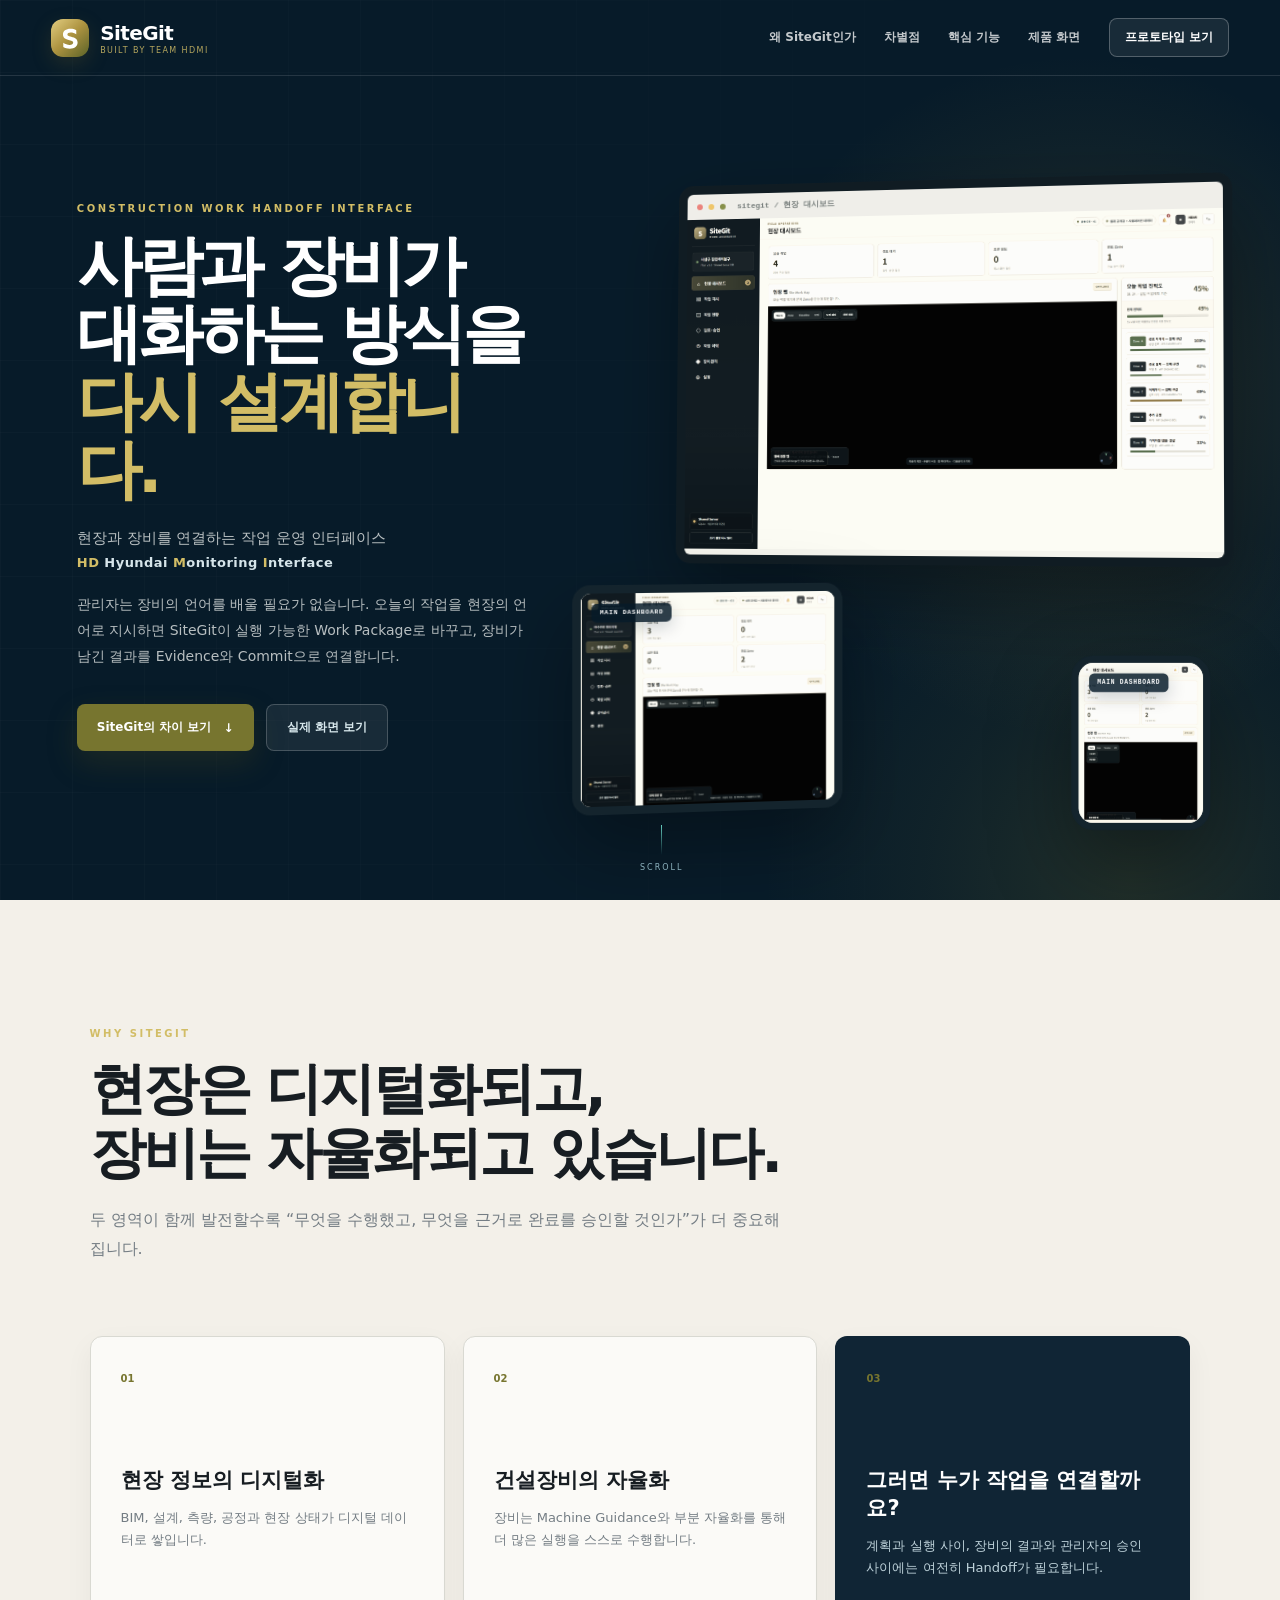
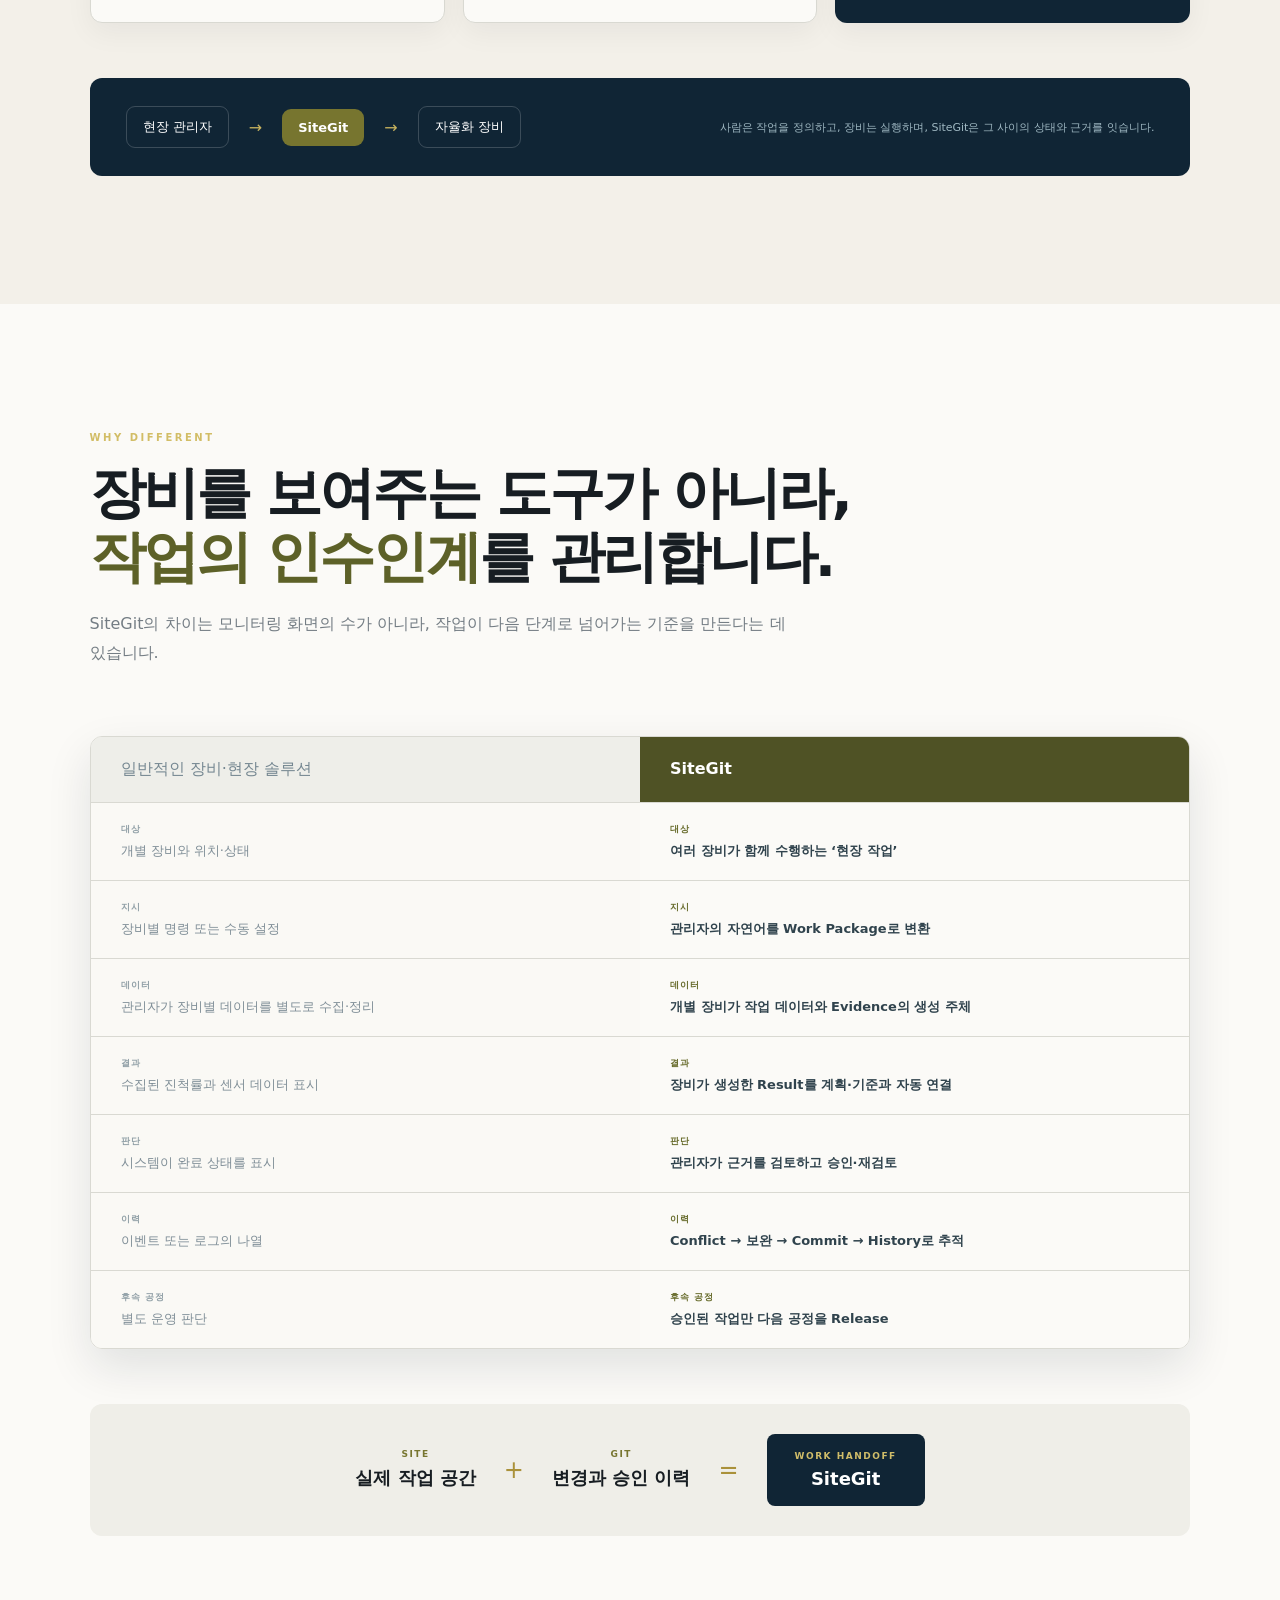
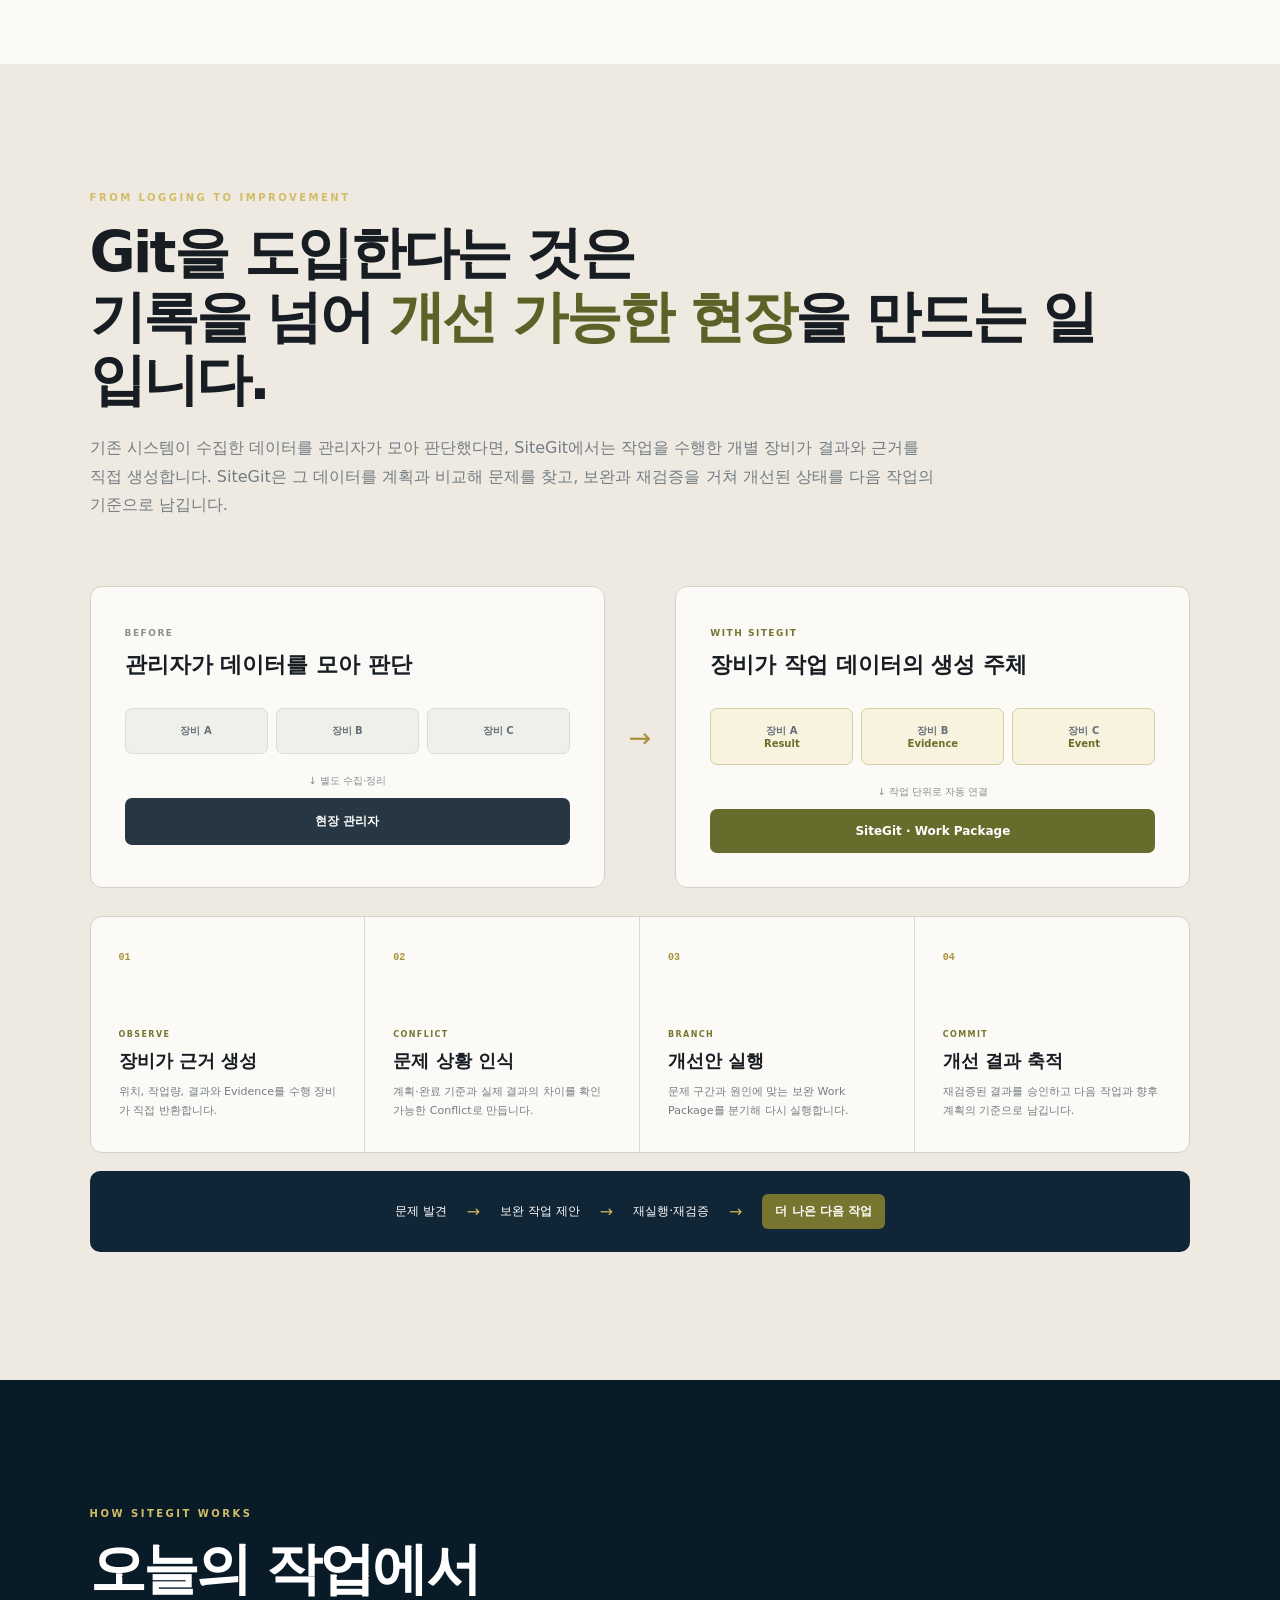
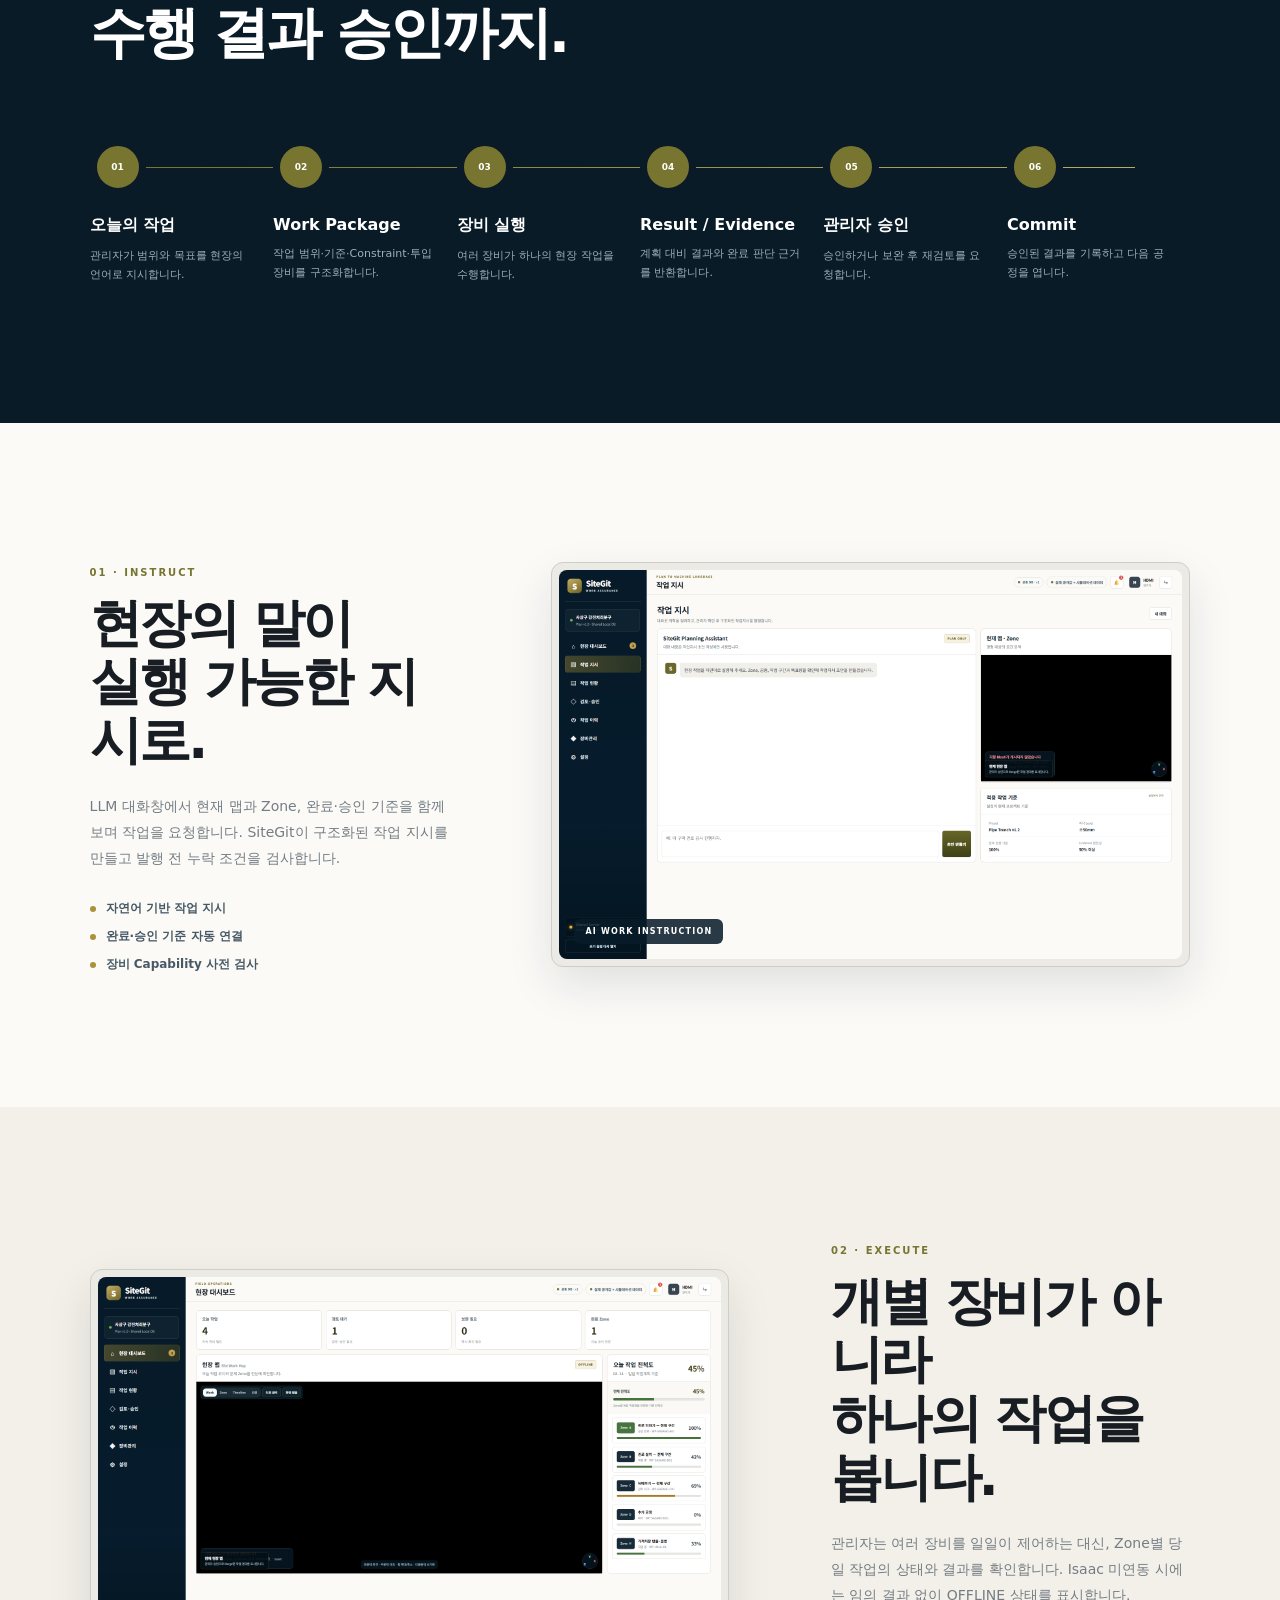
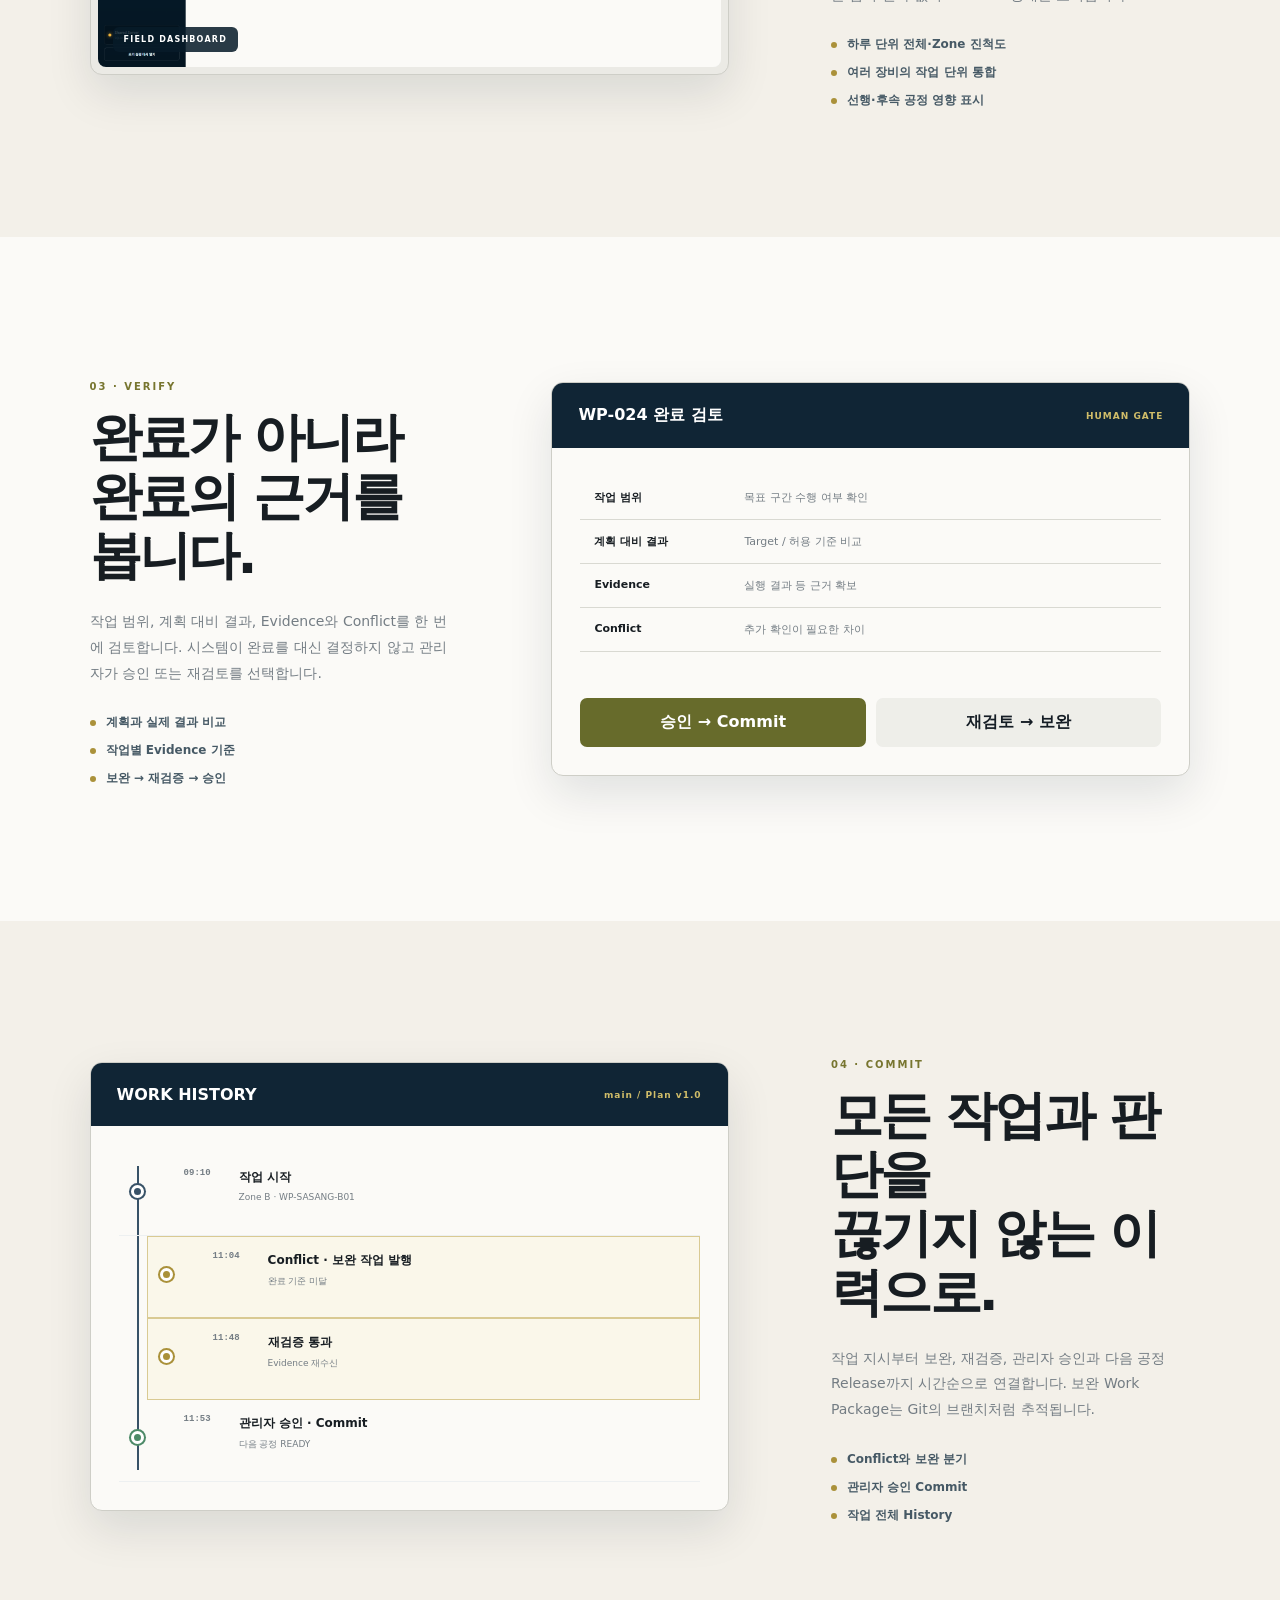
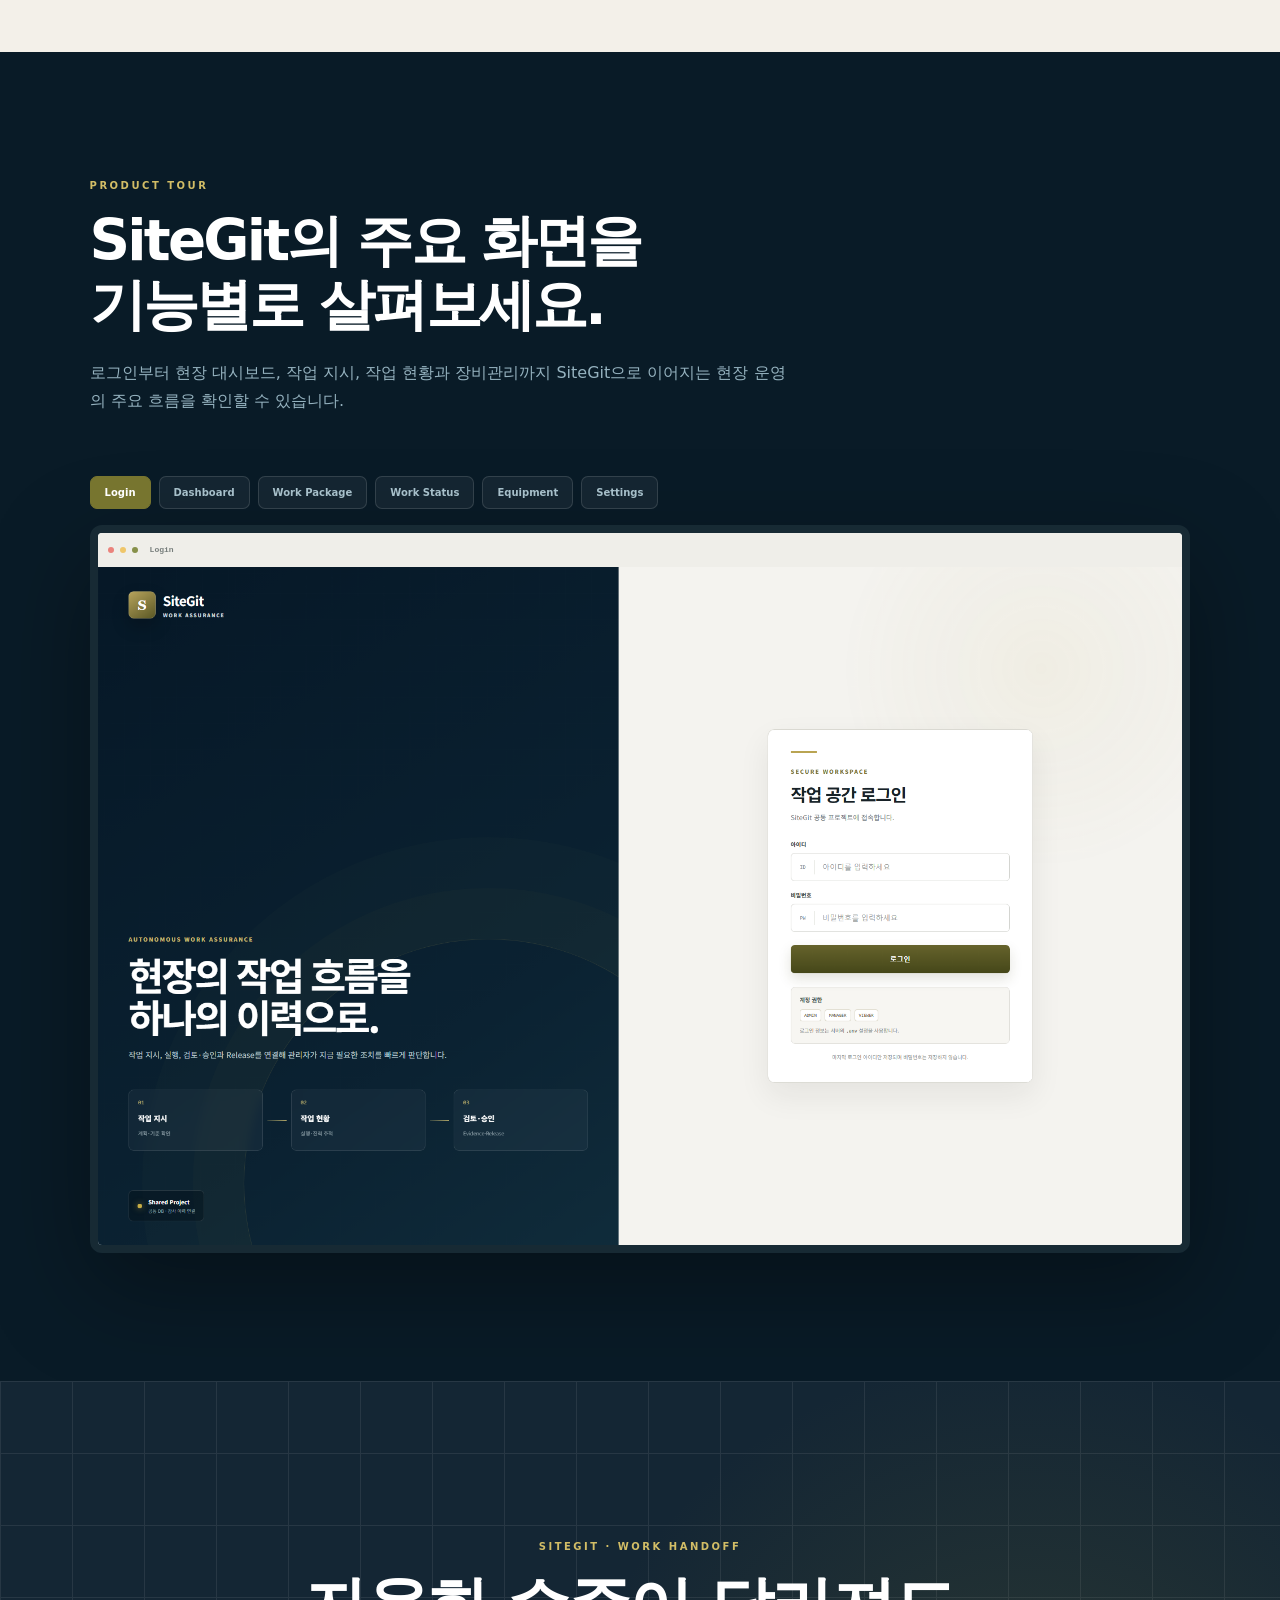
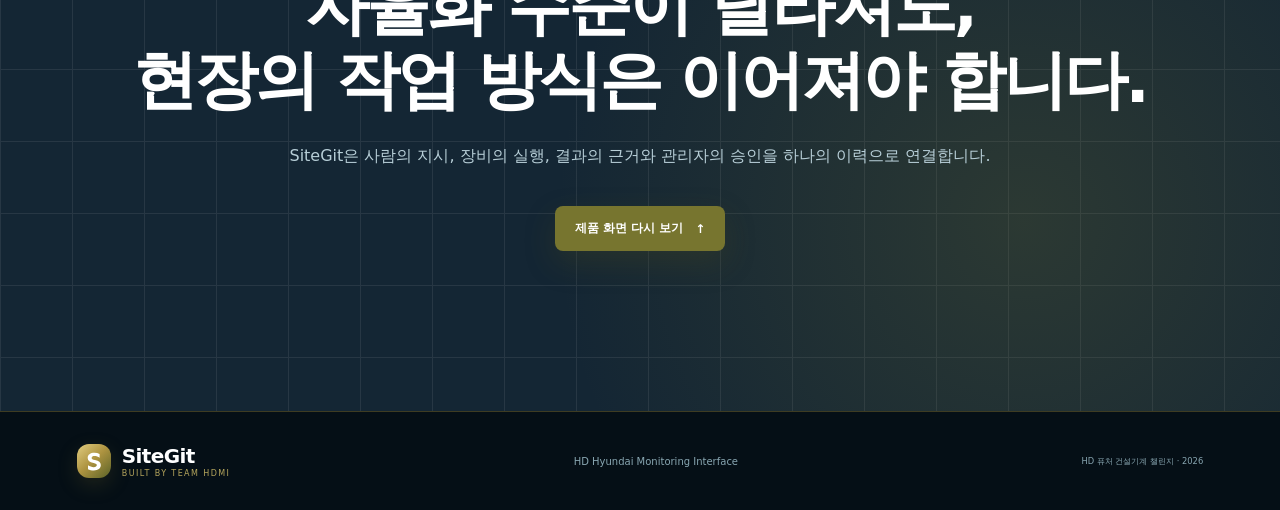
<file: landing/index.html>
<!doctype html>
<html lang="ko">
<head>
  <meta charset="utf-8">
  <meta name="viewport" content="width=device-width, initial-scale=1">
  <meta name="description" content="SiteGit은 관리자의 작업 지시를 실행 가능한 Work Package로 바꾸고, 장비 결과를 Evidence와 Commit으로 연결하는 건설 현장 작업 Handoff 인터페이스입니다.">
  <meta name="theme-color" content="#071b2a">
  <title>SiteGit | 현장의 작업 흐름을 하나의 이력으로</title>
  <link rel="icon" href="assets/icons/sitegit-mark-gold.svg" type="image/svg+xml">
  <link rel="stylesheet" href="styles.css?v=3">
</head>
<body>
  <a class="skip-link" href="#main">본문 바로가기</a>
  <header class="site-header" data-header>
    <a class="brand" href="#top" aria-label="SiteGit 처음으로"><img src="assets/icons/sitegit-mark-gold.svg" alt="" width="38" height="38"><span><strong>SiteGit</strong><small>Built by Team HDMI</small></span></a>
    <button class="menu-toggle" type="button" aria-expanded="false" aria-controls="primary-nav" data-menu>메뉴</button>
    <nav id="primary-nav" class="primary-nav" aria-label="주요 메뉴"><a href="#problem">왜 SiteGit인가</a><a href="#difference">차별점</a><a href="#features">핵심 기능</a><a href="#preview">제품 화면</a><a class="nav-cta" href="#preview">프로토타입 보기</a></nav>
  </header>

  <main id="main">
    <section class="hero" id="top">
      <div class="hero-glow" aria-hidden="true"></div>
      <div class="hero-copy reveal">
        <p class="eyebrow">CONSTRUCTION WORK HANDOFF INTERFACE</p>
        <h1>사람과 장비가<br>대화하는 방식을<br><em>다시 설계합니다.</em></h1>
        <p class="hero-brand"><span>현장과 장비를 연결하는 작업 운영 인터페이스</span><span class="hero-brand-expansion"><b>HD</b> Hyundai <b>M</b>onitoring <b>I</b>nterface</span></p>
        <p class="hero-lead">관리자는 장비의 언어를 배울 필요가 없습니다. 오늘의 작업을 현장의 언어로 지시하면 SiteGit이 실행 가능한 Work Package로 바꾸고, 장비가 남긴 결과를 Evidence와 Commit으로 연결합니다.</p>
        <div class="hero-actions"><a class="button primary" href="#difference">SiteGit의 차이 보기 <span>↓</span></a><a class="button secondary" href="#preview">실제 화면 보기</a></div>
      </div>
      <div class="device-stage reveal" data-parallax aria-label="SiteGit 다양한 화면 미리보기">
        <div class="device laptop"><div class="device-bar"><i></i><i></i><i></i><span>sitegit / 현장 대시보드</span></div><img src="assets/screenshots/ui-dashboard.png" alt="최신 SiteGit 현장 대시보드"></div>
        <div class="device tablet"><span class="device-label">MAIN DASHBOARD</span><img src="assets/screenshots/ui-dashboard-tablet.png" alt="태블릿에서 보는 최신 SiteGit 메인 대시보드"></div>
        <div class="device phone"><span class="device-label">MAIN DASHBOARD</span><img src="assets/screenshots/ui-dashboard-mobile.png" alt="휴대폰에서 보는 최신 SiteGit 메인 대시보드"></div>
      </div>
      <a class="scroll-cue" href="#problem" aria-label="다음 섹션으로 이동"><span></span>SCROLL</a>
    </section>

    <section class="section problem" id="problem">
      <div class="section-intro reveal"><p class="eyebrow">WHY SITEGIT</p><h2>현장은 디지털화되고,<br>장비는 자율화되고 있습니다.</h2><p>두 영역이 함께 발전할수록 “무엇을 수행했고, 무엇을 근거로 완료를 승인할 것인가”가 더 중요해집니다.</p></div>
      <div class="change-grid reveal"><article><span>01</span><h3>현장 정보의 디지털화</h3><p>BIM, 설계, 측량, 공정과 현장 상태가 디지털 데이터로 쌓입니다.</p></article><article><span>02</span><h3>건설장비의 자율화</h3><p>장비는 Machine Guidance와 부분 자율화를 통해 더 많은 실행을 스스로 수행합니다.</p></article><article class="question"><span>03</span><h3>그러면 누가 작업을 연결할까요?</h3><p>계획과 실행 사이, 장비의 결과와 관리자의 승인 사이에는 여전히 Handoff가 필요합니다.</p></article></div>
      <div class="handoff-line reveal"><span>현장 관리자</span><i>→</i><strong>SiteGit</strong><i>→</i><span>자율화 장비</span><p>사람은 작업을 정의하고, 장비는 실행하며, SiteGit은 그 사이의 상태와 근거를 잇습니다.</p></div>
    </section>

    <section class="section difference" id="difference">
      <div class="section-intro reveal"><p class="eyebrow">WHY DIFFERENT</p><h2>장비를 보여주는 도구가 아니라,<br><em>작업의 인수인계</em>를 관리합니다.</h2><p>SiteGit의 차이는 모니터링 화면의 수가 아니라, 작업이 다음 단계로 넘어가는 기준을 만든다는 데 있습니다.</p></div>
      <div class="comparison reveal">
        <div class="comparison-head"><span>일반적인 장비·현장 솔루션</span><strong>SiteGit</strong></div>
        <div class="comparison-row"><span><b>대상</b> 개별 장비와 위치·상태</span><strong><b>대상</b> 여러 장비가 함께 수행하는 ‘현장 작업’</strong></div>
        <div class="comparison-row"><span><b>지시</b> 장비별 명령 또는 수동 설정</span><strong><b>지시</b> 관리자의 자연어를 Work Package로 변환</strong></div>
        <div class="comparison-row"><span><b>데이터</b> 관리자가 장비별 데이터를 별도로 수집·정리</span><strong><b>데이터</b> 개별 장비가 작업 데이터와 Evidence의 생성 주체</strong></div>
        <div class="comparison-row"><span><b>결과</b> 수집된 진척률과 센서 데이터 표시</span><strong><b>결과</b> 장비가 생성한 Result를 계획·기준과 자동 연결</strong></div>
        <div class="comparison-row"><span><b>판단</b> 시스템이 완료 상태를 표시</span><strong><b>판단</b> 관리자가 근거를 검토하고 승인·재검토</strong></div>
        <div class="comparison-row"><span><b>이력</b> 이벤트 또는 로그의 나열</span><strong><b>이력</b> Conflict → 보완 → Commit → History로 추적</strong></div>
        <div class="comparison-row"><span><b>후속 공정</b> 별도 운영 판단</span><strong><b>후속 공정</b> 승인된 작업만 다음 공정을 Release</strong></div>
      </div>
      <div class="difference-summary reveal"><div><small>SITE</small><strong>실제 작업 공간</strong></div><i>+</i><div><small>GIT</small><strong>변경과 승인 이력</strong></div><i>=</i><div class="sitegit"><small>WORK HANDOFF</small><strong>SiteGit</strong></div></div>
    </section>

    <section class="section git-impact" id="git-impact">
      <div class="section-intro reveal"><p class="eyebrow">FROM LOGGING TO IMPROVEMENT</p><h2>Git을 도입한다는 것은<br>기록을 넘어 <em>개선 가능한 현장</em>을 만드는 일입니다.</h2><p>기존 시스템이 수집한 데이터를 관리자가 모아 판단했다면, SiteGit에서는 작업을 수행한 개별 장비가 결과와 근거를 직접 생성합니다. SiteGit은 그 데이터를 계획과 비교해 문제를 찾고, 보완과 재검증을 거쳐 개선된 상태를 다음 작업의 기준으로 남깁니다.</p></div>
      <div class="data-origin reveal">
        <div class="legacy-origin"><small>BEFORE</small><h3>관리자가 데이터를 모아 판단</h3><div><span>장비 A</span><span>장비 B</span><span>장비 C</span></div><i>↓ 별도 수집·정리</i><strong>현장 관리자</strong></div>
        <div class="origin-arrow" aria-hidden="true">→</div>
        <div class="sitegit-origin"><small>WITH SITEGIT</small><h3>장비가 작업 데이터의 생성 주체</h3><div><span>장비 A<br><b>Result</b></span><span>장비 B<br><b>Evidence</b></span><span>장비 C<br><b>Event</b></span></div><i>↓ 작업 단위로 자동 연결</i><strong>SiteGit · Work Package</strong></div>
      </div>
      <ol class="improvement-loop reveal">
        <li><span>01</span><div><small>OBSERVE</small><h3>장비가 근거 생성</h3><p>위치, 작업량, 결과와 Evidence를 수행 장비가 직접 반환합니다.</p></div></li>
        <li><span>02</span><div><small>CONFLICT</small><h3>문제 상황 인식</h3><p>계획·완료 기준과 실제 결과의 차이를 확인 가능한 Conflict로 만듭니다.</p></div></li>
        <li><span>03</span><div><small>BRANCH</small><h3>개선안 실행</h3><p>문제 구간과 원인에 맞는 보완 Work Package를 분기해 다시 실행합니다.</p></div></li>
        <li><span>04</span><div><small>COMMIT</small><h3>개선 결과 축적</h3><p>재검증된 결과를 승인하고 다음 작업과 향후 계획의 기준으로 남깁니다.</p></div></li>
      </ol>
      <div class="impact-statement reveal"><span>문제 발견</span><i>→</i><span>보완 작업 제안</span><i>→</i><span>재실행·재검증</span><i>→</i><strong>더 나은 다음 작업</strong></div>
    </section>

    <section class="section flow" id="flow">
      <div class="section-intro reveal"><p class="eyebrow">HOW SITEGIT WORKS</p><h2>오늘의 작업에서<br>수행 결과 승인까지.</h2></div>
      <ol class="timeline reveal"><li><span>01</span><h3>오늘의 작업</h3><p>관리자가 범위와 목표를 현장의 언어로 지시합니다.</p></li><li><span>02</span><h3>Work Package</h3><p>작업 범위·기준·Constraint·투입 장비를 구조화합니다.</p></li><li><span>03</span><h3>장비 실행</h3><p>여러 장비가 하나의 현장 작업을 수행합니다.</p></li><li><span>04</span><h3>Result / Evidence</h3><p>계획 대비 결과와 완료 판단 근거를 반환합니다.</p></li><li><span>05</span><h3>관리자 승인</h3><p>승인하거나 보완 후 재검토를 요청합니다.</p></li><li><span>06</span><h3>Commit</h3><p>승인된 결과를 기록하고 다음 공정을 엽니다.</p></li></ol>
    </section>

    <section class="features" id="features">
      <article class="feature section reveal"><div class="feature-copy"><p class="feature-no">01 · INSTRUCT</p><h2>현장의 말이<br>실행 가능한 지시로.</h2><p>LLM 대화창에서 현재 맵과 Zone, 완료·승인 기준을 함께 보며 작업을 요청합니다. SiteGit이 구조화된 작업 지시를 만들고 발행 전 누락 조건을 검사합니다.</p><ul><li>자연어 기반 작업 지시</li><li>완료·승인 기준 자동 연결</li><li>장비 Capability 사전 검사</li></ul></div><figure class="screen-frame"><img src="assets/screenshots/ui-work-instruction.png" alt="SiteGit AI 작업 지시 화면" loading="lazy"><figcaption>AI WORK INSTRUCTION</figcaption></figure></article>
      <article class="feature section reverse reveal"><div class="feature-copy"><p class="feature-no">02 · EXECUTE</p><h2>개별 장비가 아니라<br>하나의 작업을 봅니다.</h2><p>관리자는 여러 장비를 일일이 제어하는 대신, Zone별 당일 작업의 상태와 결과를 확인합니다. Isaac 미연동 시에는 임의 결과 없이 OFFLINE 상태를 표시합니다.</p><ul><li>하루 단위 전체·Zone 진척도</li><li>여러 장비의 작업 단위 통합</li><li>선행·후속 공정 영향 표시</li></ul></div><figure class="screen-frame"><img src="assets/screenshots/ui-dashboard.png" alt="SiteGit 현장 대시보드" loading="lazy"><figcaption>FIELD DASHBOARD</figcaption></figure></article>
      <article class="feature section reveal"><div class="feature-copy"><p class="feature-no">03 · VERIFY</p><h2>완료가 아니라<br>완료의 근거를 봅니다.</h2><p>작업 범위, 계획 대비 결과, Evidence와 Conflict를 한 번에 검토합니다. 시스템이 완료를 대신 결정하지 않고 관리자가 승인 또는 재검토를 선택합니다.</p><ul><li>계획과 실제 결과 비교</li><li>작업별 Evidence 기준</li><li>보완 → 재검증 → 승인</li></ul></div><div class="evidence-graphic"><div class="evidence-head"><span>WP-024 완료 검토</span><b>HUMAN GATE</b></div><dl><dt>작업 범위</dt><dd>목표 구간 수행 여부 확인</dd><dt>계획 대비 결과</dt><dd>Target / 허용 기준 비교</dd><dt>Evidence</dt><dd>실행 결과 등 근거 확보</dd><dt>Conflict</dt><dd>추가 확인이 필요한 차이</dd></dl><div><button>승인 → Commit</button><button>재검토 → 보완</button></div></div></article>
      <article class="feature section reverse reveal"><div class="feature-copy"><p class="feature-no">04 · COMMIT</p><h2>모든 작업과 판단을<br>끊기지 않는 이력으로.</h2><p>작업 지시부터 보완, 재검증, 관리자 승인과 다음 공정 Release까지 시간순으로 연결합니다. 보완 Work Package는 Git의 브랜치처럼 추적됩니다.</p><ul><li>Conflict와 보완 분기</li><li>관리자 승인 Commit</li><li>작업 전체 History</li></ul></div><div class="history-graphic"><div class="history-head"><span>WORK HISTORY</span><b>main / Plan v1.0</b></div><ol><li><i></i><time>09:10</time><p><strong>작업 시작</strong><small>Zone B · WP-SASANG-B01</small></p></li><li class="branch"><i></i><time>11:04</time><p><strong>Conflict · 보완 작업 발행</strong><small>완료 기준 미달</small></p></li><li class="branch"><i></i><time>11:48</time><p><strong>재검증 통과</strong><small>Evidence 재수신</small></p></li><li class="success"><i></i><time>11:53</time><p><strong>관리자 승인 · Commit</strong><small>다음 공정 READY</small></p></li></ol></div></article>
    </section>

    <section class="section preview" id="preview">
      <div class="section-intro reveal"><p class="eyebrow">PRODUCT TOUR</p><h2>SiteGit의 주요 화면을<br>기능별로 살펴보세요.</h2><p>로그인부터 현장 대시보드, 작업 지시, 작업 현황과 장비관리까지 SiteGit으로 이어지는 현장 운영의 주요 흐름을 확인할 수 있습니다.</p></div>
      <div class="preview-stage reveal"><div class="preview-tabs" role="tablist" aria-label="제품 화면 선택"><button role="tab" aria-selected="true" data-preview="ui-login.png" data-label="Login">Login</button><button role="tab" aria-selected="false" data-preview="ui-dashboard.png" data-label="Dashboard">Dashboard</button><button role="tab" aria-selected="false" data-preview="ui-work-instruction.png" data-label="Work Package">Work Package</button><button role="tab" aria-selected="false" data-preview="ui-work-status.png" data-label="Work Status">Work Status</button><button role="tab" aria-selected="false" data-preview="ui-equipment.png" data-label="Equipment">Equipment</button><button role="tab" aria-selected="false" data-preview="ui-settings.png" data-label="Settings">Settings</button></div><figure class="preview-window"><div class="window-bar"><i></i><i></i><i></i><span data-preview-label>Login</span></div><img data-preview-image src="assets/screenshots/ui-login.png" alt="SiteGit Login 제품 화면"></figure></div>
    </section>

    <section class="closing"><div class="closing-grid" aria-hidden="true"></div><div class="reveal"><p class="eyebrow">SITEGIT · WORK HANDOFF</p><h2>자율화 수준이 달라져도,<br>현장의 작업 방식은 이어져야 합니다.</h2><p>SiteGit은 사람의 지시, 장비의 실행, 결과의 근거와 관리자의 승인을 하나의 이력으로 연결합니다.</p><a class="button primary light" href="#preview">제품 화면 다시 보기 <span>↑</span></a></div></section>
  </main>

  <footer><a class="brand footer-brand" href="#top"><img src="assets/icons/sitegit-mark-gold.svg" alt="" width="34" height="34"><span><strong>SiteGit</strong><small>Built by Team HDMI</small></span></a><p>HD Hyundai Monitoring Interface</p><small>HD 퓨처 건설기계 챌린지 · 2026</small></footer>
  <script src="script.js"></script>
  <!-- Cloudflare Web Analytics --><script type='module' src='https://static.cloudflareinsights.com/beacon.min.js' data-cf-beacon='{"token": "e98875fad2594b189c83fa16cf2eb6d9"}'></script><!-- End Cloudflare Web Analytics -->
</body>
</html>
</file>
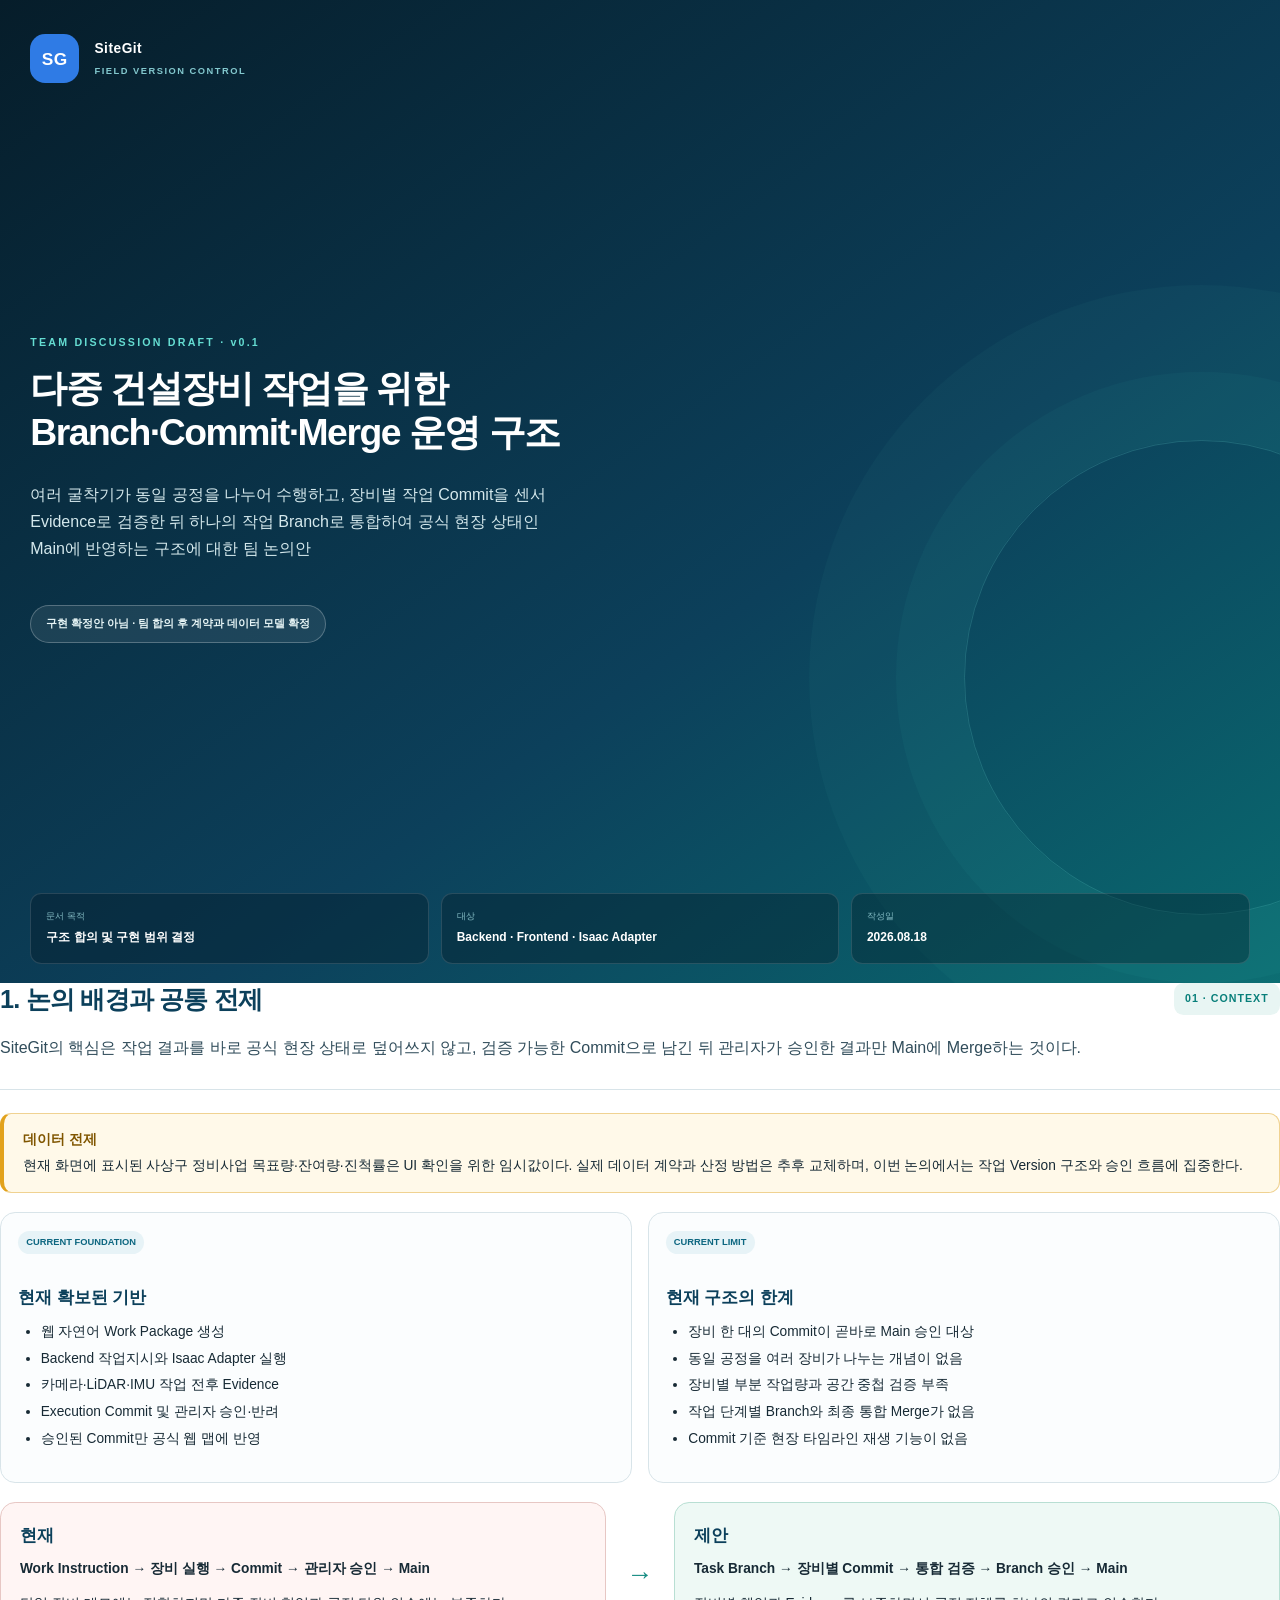
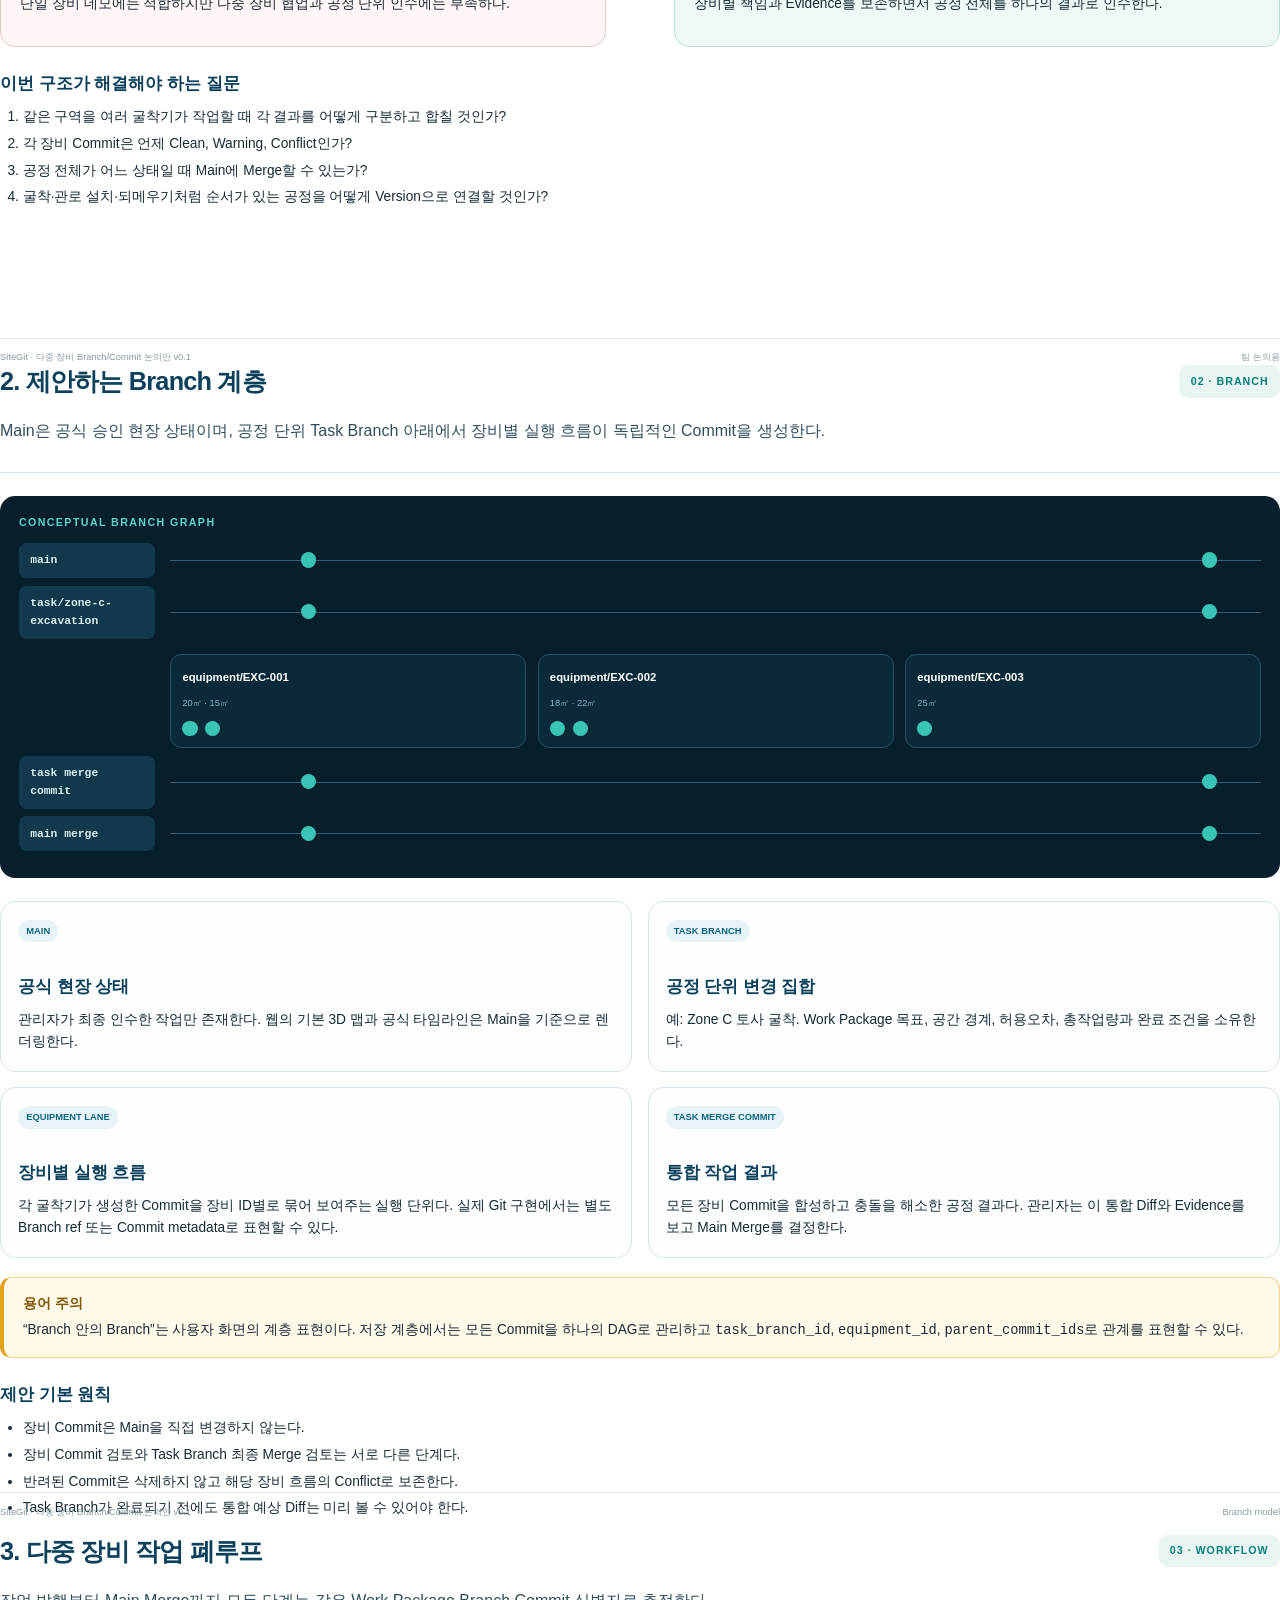
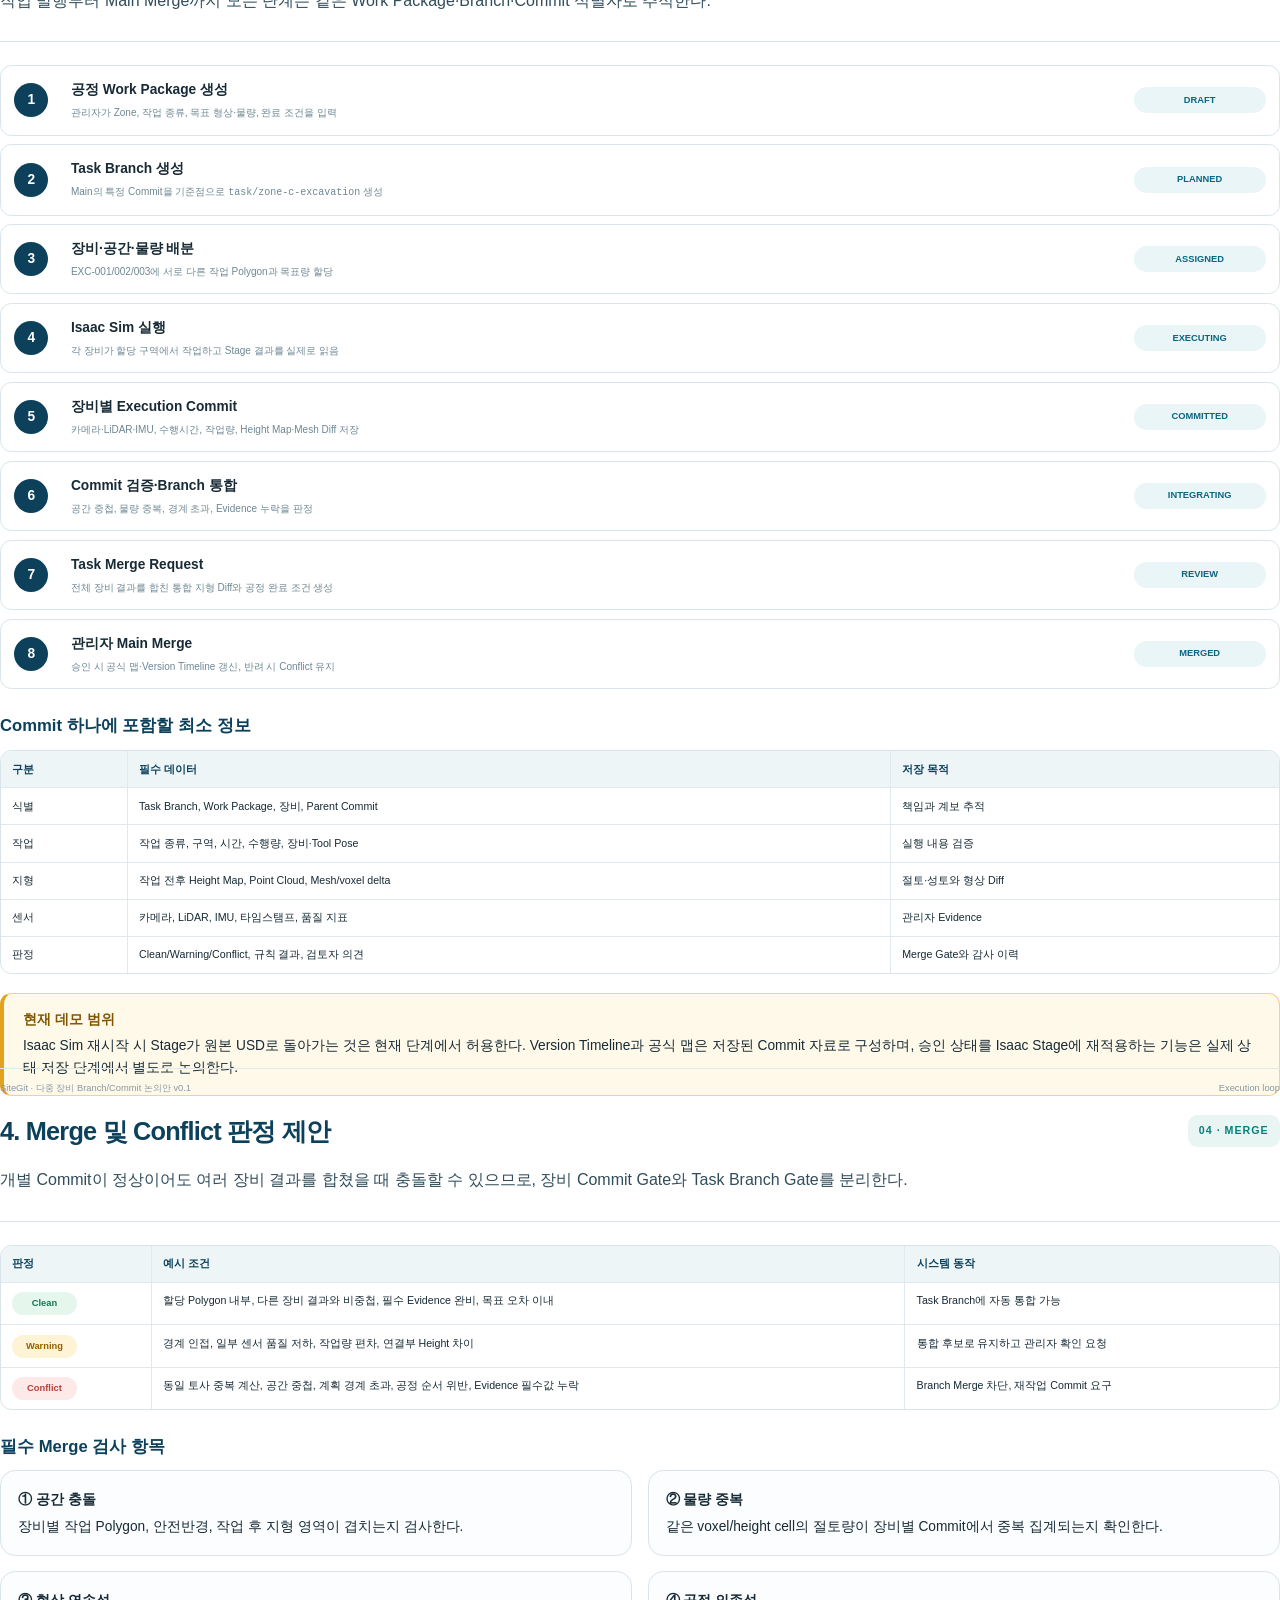
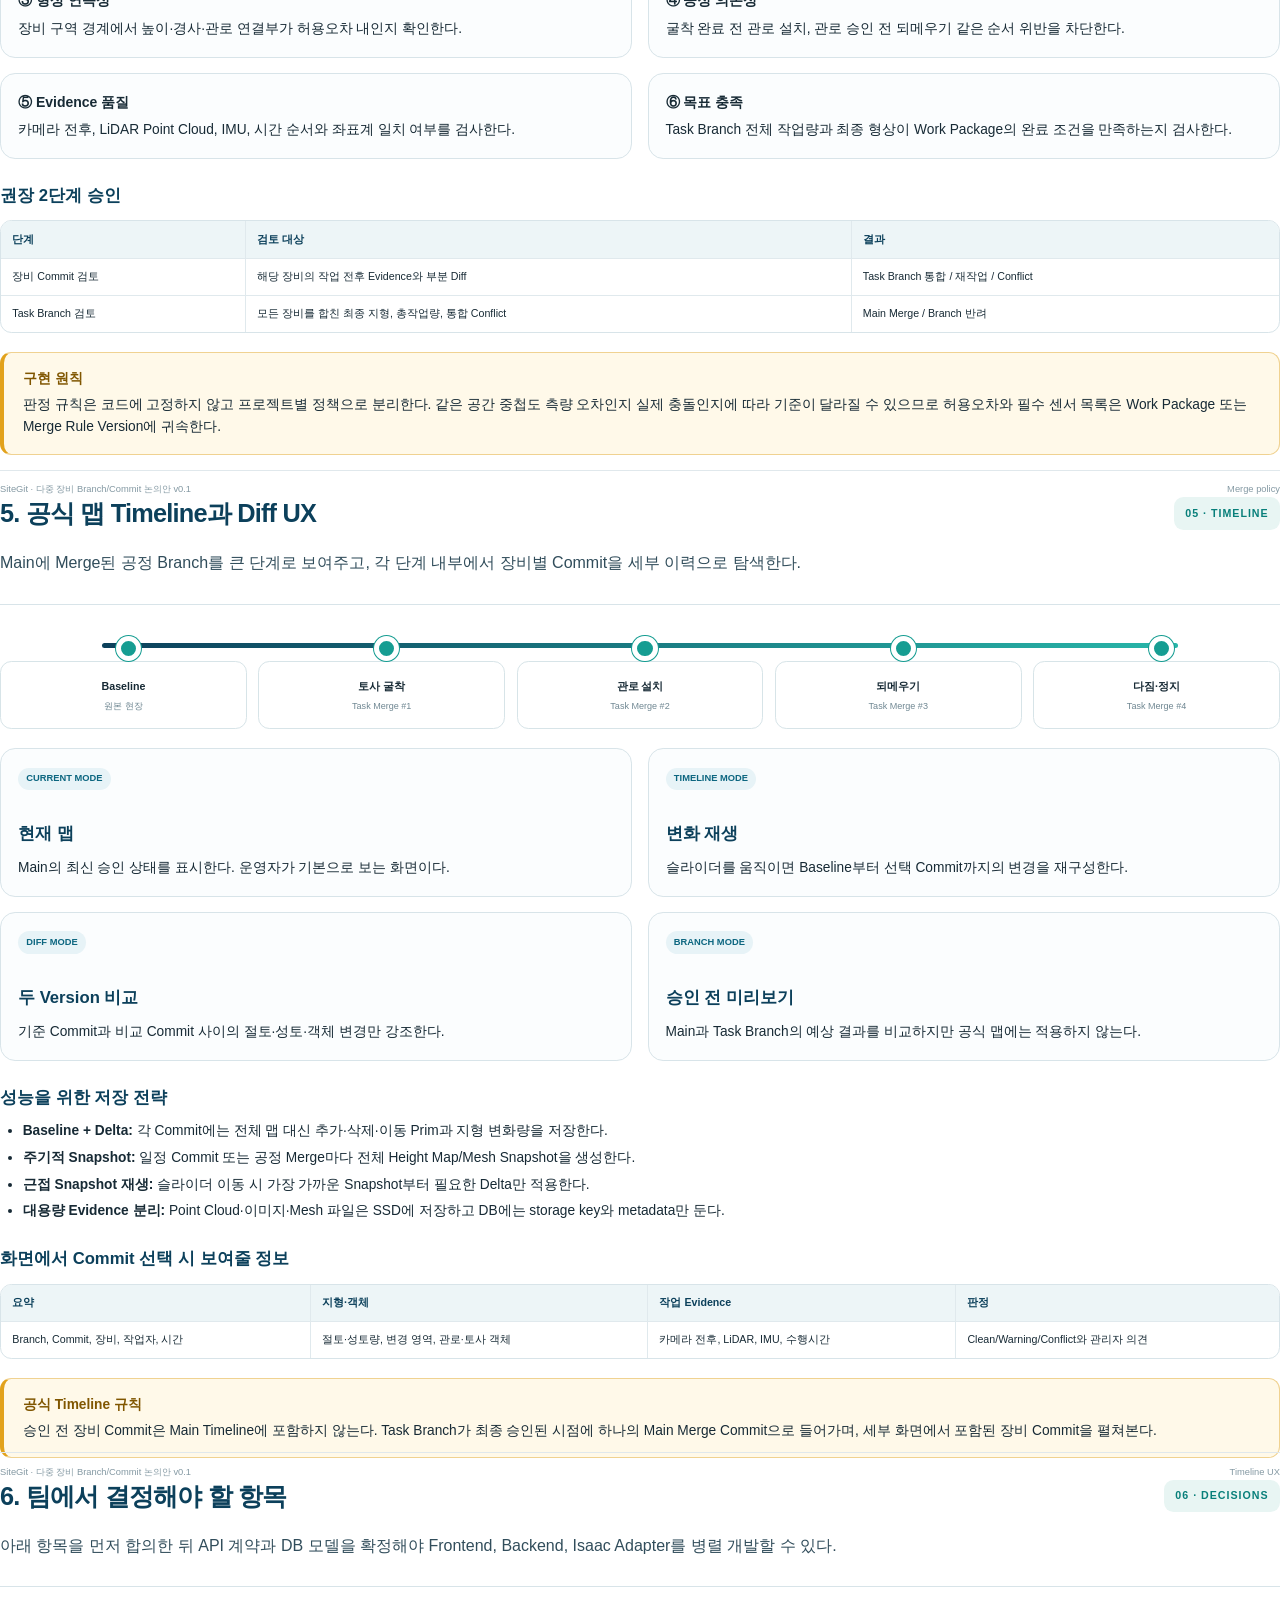
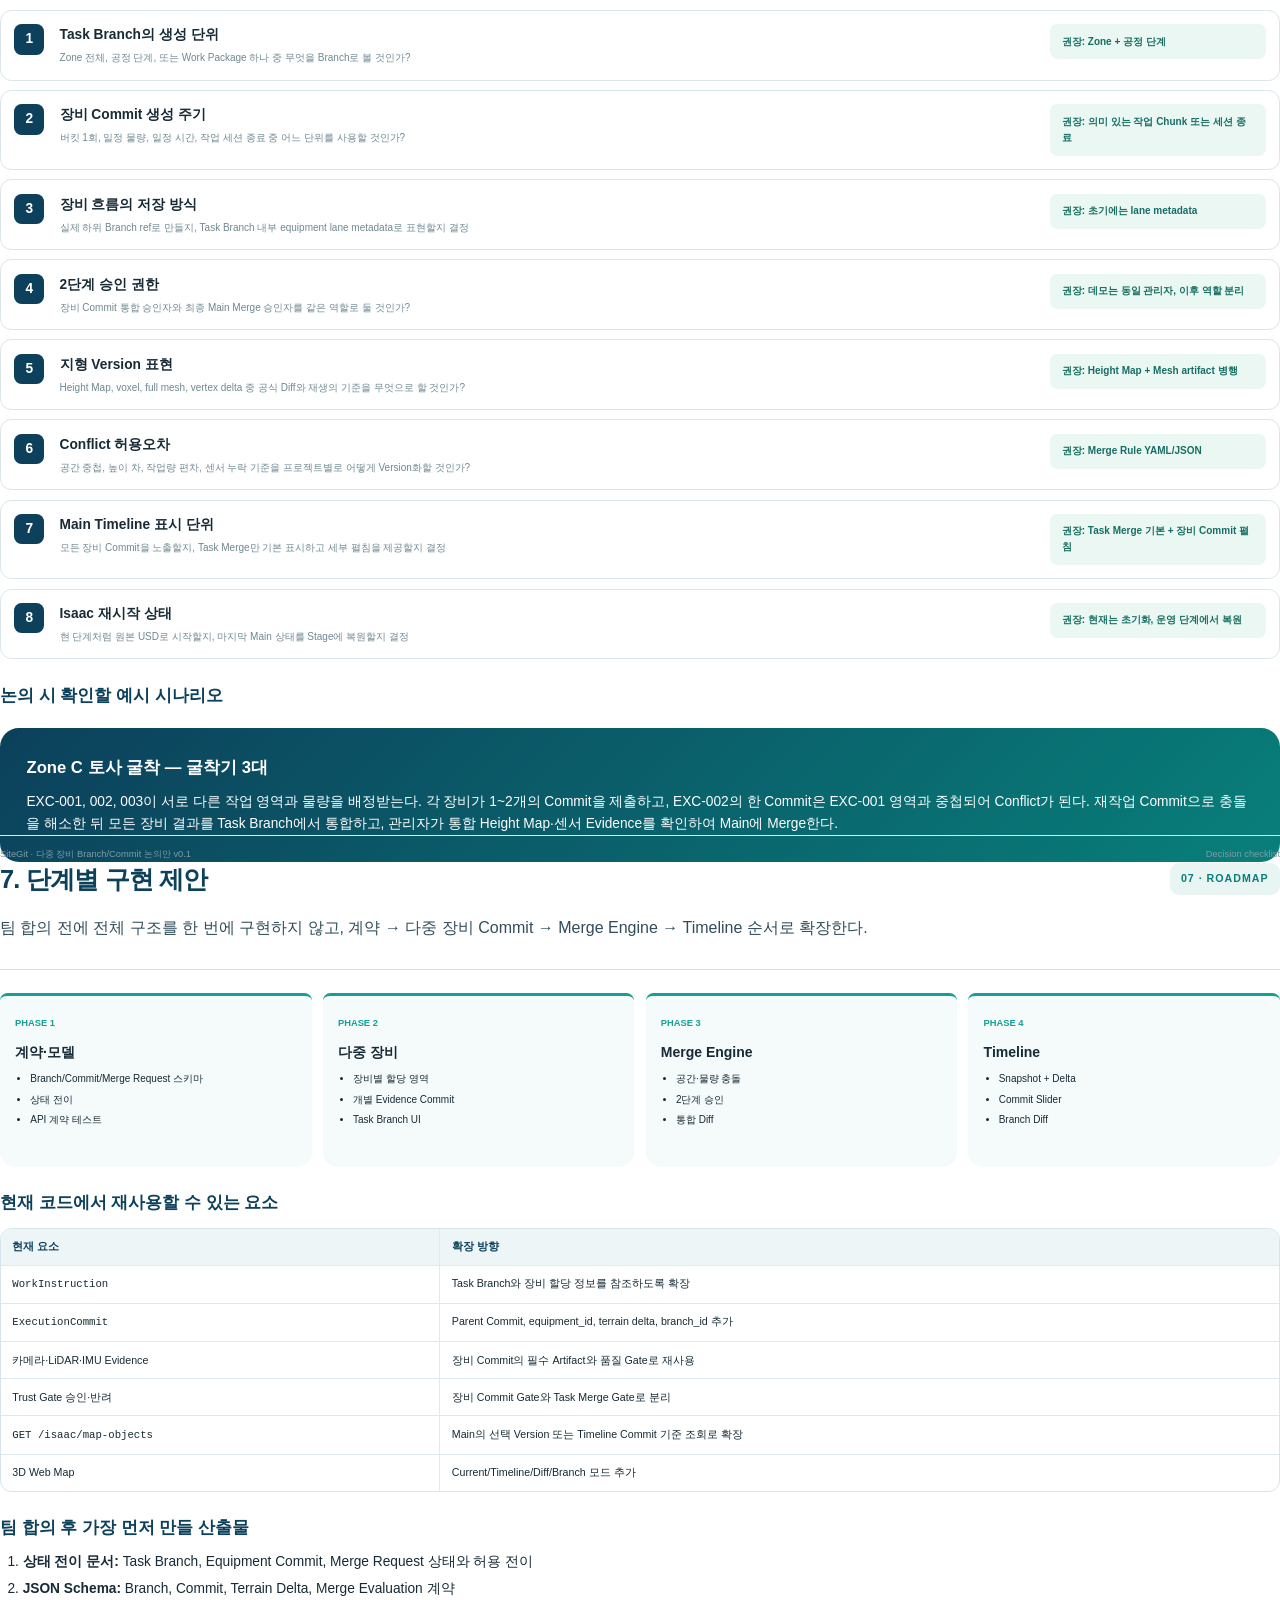
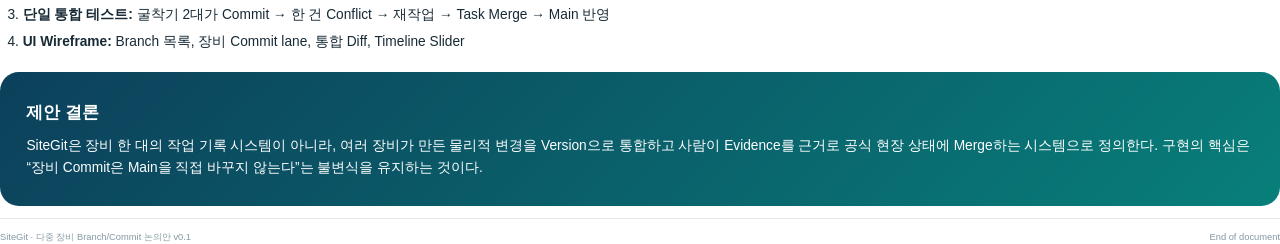
<file: docs/SiteGit_multi_equipment_branch_discussion_v0.1.html>
<!doctype html>
<html lang="ko">
<head>
  <meta charset="utf-8">
  <meta name="viewport" content="width=device-width, initial-scale=1">
  <title>SiteGit 다중 장비 Branch·Commit 운영 구조 논의안 v0.1</title>
  <style>
    @page { size: A4; margin: 15mm 15mm 17mm; }
    * { box-sizing: border-box; }
    html { background: #dfe8ec; }
    body { margin: 0; color: #172a35; background: #fff; font-family: "Malgun Gothic", "맑은 고딕", Arial, sans-serif; font-size: 10.3pt; line-height: 1.62; }
    .page { min-height: 260mm; padding: 0; break-after: page; page-break-after: always; position: relative; }
    .page:last-child { break-after: auto; page-break-after: auto; }
    h1, h2, h3, h4, p { margin-top: 0; }
    h1 { margin-bottom: 7mm; font-size: 28pt; line-height: 1.18; letter-spacing: -1.5px; }
    h2 { margin: 0 0 5mm; font-size: 19pt; line-height: 1.3; letter-spacing: -0.8px; color: #0c405b; }
    h3 { margin: 6mm 0 2.5mm; font-size: 12.5pt; color: #0c405b; }
    h4 { margin: 0 0 1.5mm; font-size: 10.5pt; }
    p { margin-bottom: 3.2mm; }
    ul, ol { margin: 2mm 0 4mm; padding-left: 6mm; }
    li { margin: 1.2mm 0; }
    code { font-family: Consolas, "Malgun Gothic", monospace; }
    .cover { display: flex; flex-direction: column; justify-content: space-between; min-height: 260mm; padding: 9mm 8mm 5mm; overflow: hidden; color: #fff; background: linear-gradient(145deg, #061d2a 0%, #0c405b 60%, #087f7a 120%); }
    .cover::after { content: ""; position: absolute; right: -42mm; bottom: 18mm; width: 125mm; height: 125mm; border: 1px solid rgba(111, 225, 213, .2); border-radius: 50%; box-shadow: 0 0 0 18mm rgba(90, 214, 204, .04), 0 0 0 41mm rgba(90, 214, 204, .035); }
    .brand { position: relative; z-index: 1; display: flex; align-items: center; gap: 4mm; font-weight: 800; letter-spacing: .5px; }
    .brand-mark { display: grid; width: 13mm; height: 13mm; place-items: center; border-radius: 4mm; background: #2f7be5; font-size: 13pt; }
    .brand small { display: block; margin-top: 1mm; color: #83c8ce; font-size: 7pt; letter-spacing: 1.5px; }
    .cover-main { position: relative; z-index: 1; max-width: 155mm; }
    .eyebrow { margin-bottom: 4mm; color: #65ddd2; font-size: 8pt; font-weight: 900; letter-spacing: 2.2px; }
    .cover-subtitle { max-width: 140mm; color: #d4e8ec; font-size: 12pt; line-height: 1.7; }
    .draft-badge { display: inline-flex; margin-top: 8mm; padding: 2.5mm 4mm; border: 1px solid rgba(255,255,255,.25); border-radius: 20mm; background: rgba(255,255,255,.08); color: #e7f5f6; font-size: 8pt; font-weight: 800; }
    .cover-meta { position: relative; z-index: 1; display: grid; grid-template-columns: 1fr 1fr 1fr; gap: 3mm; }
    .cover-meta div { padding: 4mm; border: 1px solid rgba(255,255,255,.13); border-radius: 3mm; background: rgba(3,22,32,.35); }
    .cover-meta span, .cover-meta strong { display: block; }
    .cover-meta span { margin-bottom: 1mm; color: #85bdc5; font-size: 7pt; }
    .cover-meta strong { font-size: 9pt; }
    .section-head { display: flex; align-items: flex-start; justify-content: space-between; gap: 8mm; padding-bottom: 4mm; margin-bottom: 6mm; border-bottom: 1px solid #d8e4e9; }
    .section-number { flex: 0 0 auto; padding: 2mm 3mm; border-radius: 2.5mm; background: #e8f5f3; color: #087f7a; font-size: 8pt; font-weight: 900; letter-spacing: 1px; }
    .lead { font-size: 12pt; line-height: 1.72; color: #314d5b; }
    .notice { padding: 4mm 5mm; margin: 5mm 0; border: 1px solid #f0d291; border-left: 4px solid #e2a21c; border-radius: 3mm; background: #fff9e9; }
    .notice strong { display: block; margin-bottom: 1mm; color: #805600; }
    .goal-grid, .card-grid { display: grid; grid-template-columns: 1fr 1fr; gap: 4mm; }
    .card { padding: 4.5mm; border: 1px solid #d8e4e9; border-radius: 4mm; background: #fbfdfe; break-inside: avoid; }
    .card .tag { display: inline-block; margin-bottom: 2mm; padding: 1mm 2.2mm; border-radius: 9mm; background: #e7f3f7; color: #0c6680; font-size: 7pt; font-weight: 900; }
    .card p:last-child { margin-bottom: 0; }
    .compare { display: grid; grid-template-columns: 1fr 12mm 1fr; align-items: stretch; gap: 3mm; margin: 5mm 0; }
    .compare > div { padding: 5mm; border-radius: 4mm; }
    .compare .current { border: 1px solid #e7c7c4; background: #fff5f4; }
    .compare .proposal { border: 1px solid #b8dfd3; background: #eef9f5; }
    .compare .arrow { display: grid; padding: 0; place-items: center; color: #168d83; font-size: 20pt; font-weight: 900; }
    .compare h3 { margin-top: 0; }
    .diagram { padding: 5mm; margin: 4mm 0 6mm; border-radius: 4mm; color: #d7edf1; background: #071f2c; break-inside: avoid; }
    .diagram-title { margin-bottom: 3mm; color: #5bd4c9; font-size: 8pt; font-weight: 900; letter-spacing: 1.4px; }
    .branch-row { display: grid; grid-template-columns: 36mm 1fr; gap: 4mm; align-items: center; margin: 2mm 0; }
    .branch-label { padding: 2.2mm 3mm; border-radius: 2mm; background: #12394b; font-family: Consolas, monospace; font-size: 8.5pt; font-weight: 800; }
    .branch-line { position: relative; height: 1px; background: #2b6171; }
    .branch-line::before, .branch-line::after { content: ""; position: absolute; top: -2mm; width: 4mm; height: 4mm; border-radius: 50%; background: #39c4b5; }
    .branch-line::before { left: 12%; }.branch-line::after { right: 4%; }
    .equipment-lanes { display: grid; grid-template-columns: repeat(3, 1fr); gap: 3mm; margin: 4mm 0 2mm 40mm; }
    .lane { padding: 3mm; border: 1px solid #285264; border-radius: 3mm; background: #0b2a39; }
    .lane strong { color: #fff; font-size: 8.5pt; }.lane span { display: block; margin-top: 2mm; color: #83b7c1; font-size: 7pt; }
    .commit-dots { display: flex; gap: 2mm; margin-top: 2.5mm; }.commit-dots i { width: 4mm; height: 4mm; border-radius: 50%; background: #39c4b5; }
    .flow { display: grid; gap: 2.2mm; counter-reset: flow; }
    .flow-item { position: relative; display: grid; grid-template-columns: 11mm 1fr 35mm; gap: 4mm; align-items: center; padding: 3.5mm; border: 1px solid #d9e5ea; border-radius: 3mm; background: #fff; break-inside: avoid; }
    .flow-item::before { counter-increment: flow; content: counter(flow); display: grid; width: 9mm; height: 9mm; place-items: center; border-radius: 50%; background: #0c405b; color: #fff; font-weight: 900; }
    .flow-item strong, .flow-item small { display: block; }.flow-item small { margin-top: 1mm; color: #6e8793; font-size: 7.5pt; }
    .flow-state { padding: 1.5mm 2mm; border-radius: 9mm; background: #eaf5f7; color: #0c6680; font-size: 7pt; font-weight: 900; text-align: center; }
    table { width: 100%; border-collapse: separate; border-spacing: 0; margin: 3mm 0 5mm; border: 1px solid #d8e4e9; border-radius: 3mm; overflow: hidden; break-inside: avoid; }
    th, td { padding: 2.5mm 3mm; border-right: 1px solid #e0e9ed; border-bottom: 1px solid #e0e9ed; vertical-align: top; text-align: left; }
    th:last-child, td:last-child { border-right: 0; } tr:last-child td { border-bottom: 0; }
    th { color: #0c405b; background: #edf5f7; font-size: 8pt; }
    td { font-size: 8pt; }
    .status { display: inline-block; min-width: 17mm; padding: 1mm 2mm; border-radius: 9mm; font-size: 7pt; font-weight: 900; text-align: center; }
    .clean { color: #147754; background: #e5f6ed; }.warning { color: #966000; background: #fff3d6; }.conflict { color: #b6413a; background: #fde9e7; }
    .timeline { position: relative; display: grid; grid-template-columns: repeat(5, 1fr); gap: 3mm; padding-top: 9mm; margin: 5mm 0; }
    .timeline::before { content: ""; position: absolute; top: 4mm; left: 8%; right: 8%; height: 1.5mm; border-radius: 4mm; background: linear-gradient(90deg,#0c405b,#28b6a9); }
    .timeline-item { position: relative; padding: 4mm 2.5mm; border: 1px solid #d7e4e8; border-radius: 3mm; background: #fff; text-align: center; }
    .timeline-item::before { content: ""; position: absolute; top: -7mm; left: 50%; width: 4mm; height: 4mm; margin-left: -2mm; border: 1.5mm solid #fff; border-radius: 50%; background: #169d92; box-shadow: 0 0 0 1px #169d92; }
    .timeline-item strong { display: block; font-size: 8pt; }.timeline-item small { display: block; margin-top: 1mm; color: #6f8792; font-size: 6.8pt; }
    .decision-list { display: grid; gap: 2.5mm; }
    .decision { display: grid; grid-template-columns: 9mm 1fr 57mm; gap: 3mm; align-items: start; padding: 3.5mm; border: 1px solid #dbe6ea; border-radius: 3mm; background: #fff; break-inside: avoid; }
    .decision > b:first-child { display: grid; width: 8mm; height: 8mm; place-items: center; border-radius: 2mm; background: #0c405b; color: #fff; }
    .decision strong, .decision small { display: block; }.decision small { margin-top: 1mm; color: #6f8792; font-size: 7.5pt; }
    .recommend { padding: 2.5mm 3mm; border-radius: 2mm; background: #eaf7f3; color: #176e62; font-size: 7.5pt; font-weight: 800; }
    .roadmap { display: grid; grid-template-columns: repeat(4, 1fr); gap: 3mm; margin-top: 4mm; }
    .phase { min-height: 46mm; padding: 4mm; border-top: 3px solid #159f96; border-radius: 2mm 2mm 4mm 4mm; background: #f5fafb; }
    .phase span { color: #159f96; font-size: 7pt; font-weight: 900; }.phase h4 { margin-top: 2mm; }.phase ul { padding-left: 4mm; font-size: 7.5pt; }
    .footer { position: absolute; left: 0; right: 0; bottom: 0; display: flex; justify-content: space-between; padding-top: 3mm; border-top: 1px solid #e0e8ec; color: #8499a3; font-size: 7pt; }
    .final-box { padding: 7mm; margin-top: 5mm; border-radius: 5mm; color: #fff; background: linear-gradient(135deg,#0c405b,#087f7a); }
    .final-box h3 { margin-top: 0; color: #fff; }.final-box p:last-child { margin-bottom: 0; }
    @media print {
      body { zoom: .78; }
      .page, .cover { min-height: 332mm; }
    }
  </style>
</head>
<body>
  <section class="page cover">
    <div class="brand"><span class="brand-mark">SG</span><div>SiteGit<small>FIELD VERSION CONTROL</small></div></div>
    <div class="cover-main">
      <div class="eyebrow">TEAM DISCUSSION DRAFT · v0.1</div>
      <h1>다중 건설장비 작업을 위한<br>Branch·Commit·Merge 운영 구조</h1>
      <p class="cover-subtitle">여러 굴착기가 동일 공정을 나누어 수행하고, 장비별 작업 Commit을 센서 Evidence로 검증한 뒤 하나의 작업 Branch로 통합하여 공식 현장 상태인 Main에 반영하는 구조에 대한 팀 논의안</p>
      <span class="draft-badge">구현 확정안 아님 · 팀 합의 후 계약과 데이터 모델 확정</span>
    </div>
    <div class="cover-meta">
      <div><span>문서 목적</span><strong>구조 합의 및 구현 범위 결정</strong></div>
      <div><span>대상</span><strong>Backend · Frontend · Isaac Adapter</strong></div>
      <div><span>작성일</span><strong>2026.08.18</strong></div>
    </div>
  </section>

  <section class="page">
    <div class="section-head"><div><h2>1. 논의 배경과 공통 전제</h2><p class="lead">SiteGit의 핵심은 작업 결과를 바로 공식 현장 상태로 덮어쓰지 않고, 검증 가능한 Commit으로 남긴 뒤 관리자가 승인한 결과만 Main에 Merge하는 것이다.</p></div><span class="section-number">01 · CONTEXT</span></div>
    <div class="notice"><strong>데이터 전제</strong>현재 화면에 표시된 사상구 정비사업 목표량·잔여량·진척률은 UI 확인을 위한 임시값이다. 실제 데이터 계약과 산정 방법은 추후 교체하며, 이번 논의에서는 작업 Version 구조와 승인 흐름에 집중한다.</div>
    <div class="goal-grid">
      <div class="card"><span class="tag">CURRENT FOUNDATION</span><h3>현재 확보된 기반</h3><ul><li>웹 자연어 Work Package 생성</li><li>Backend 작업지시와 Isaac Adapter 실행</li><li>카메라·LiDAR·IMU 작업 전후 Evidence</li><li>Execution Commit 및 관리자 승인·반려</li><li>승인된 Commit만 공식 웹 맵에 반영</li></ul></div>
      <div class="card"><span class="tag">CURRENT LIMIT</span><h3>현재 구조의 한계</h3><ul><li>장비 한 대의 Commit이 곧바로 Main 승인 대상</li><li>동일 공정을 여러 장비가 나누는 개념이 없음</li><li>장비별 부분 작업량과 공간 중첩 검증 부족</li><li>작업 단계별 Branch와 최종 통합 Merge가 없음</li><li>Commit 기준 현장 타임라인 재생 기능이 없음</li></ul></div>
    </div>
    <div class="compare">
      <div class="current"><h3>현재</h3><p><b>Work Instruction → 장비 실행 → Commit → 관리자 승인 → Main</b></p><p>단일 장비 데모에는 적합하지만 다중 장비 협업과 공정 단위 인수에는 부족하다.</p></div>
      <div class="arrow">→</div>
      <div class="proposal"><h3>제안</h3><p><b>Task Branch → 장비별 Commit → 통합 검증 → Branch 승인 → Main</b></p><p>장비별 책임과 Evidence를 보존하면서 공정 전체를 하나의 결과로 인수한다.</p></div>
    </div>
    <h3>이번 구조가 해결해야 하는 질문</h3>
    <ol><li>같은 구역을 여러 굴착기가 작업할 때 각 결과를 어떻게 구분하고 합칠 것인가?</li><li>각 장비 Commit은 언제 Clean, Warning, Conflict인가?</li><li>공정 전체가 어느 상태일 때 Main에 Merge할 수 있는가?</li><li>굴착·관로 설치·되메우기처럼 순서가 있는 공정을 어떻게 Version으로 연결할 것인가?</li></ol>
    <div class="footer"><span>SiteGit · 다중 장비 Branch/Commit 논의안 v0.1</span><span>팀 논의용</span></div>
  </section>

  <section class="page">
    <div class="section-head"><div><h2>2. 제안하는 Branch 계층</h2><p class="lead">Main은 공식 승인 현장 상태이며, 공정 단위 Task Branch 아래에서 장비별 실행 흐름이 독립적인 Commit을 생성한다.</p></div><span class="section-number">02 · BRANCH</span></div>
    <div class="diagram">
      <div class="diagram-title">CONCEPTUAL BRANCH GRAPH</div>
      <div class="branch-row"><div class="branch-label">main</div><div class="branch-line"></div></div>
      <div class="branch-row"><div class="branch-label">task/zone-c-excavation</div><div class="branch-line"></div></div>
      <div class="equipment-lanes">
        <div class="lane"><strong>equipment/EXC-001</strong><span>20㎥ · 15㎥</span><div class="commit-dots"><i></i><i></i></div></div>
        <div class="lane"><strong>equipment/EXC-002</strong><span>18㎥ · 22㎥</span><div class="commit-dots"><i></i><i></i></div></div>
        <div class="lane"><strong>equipment/EXC-003</strong><span>25㎥</span><div class="commit-dots"><i></i></div></div>
      </div>
      <div class="branch-row"><div class="branch-label">task merge commit</div><div class="branch-line"></div></div>
      <div class="branch-row"><div class="branch-label">main merge</div><div class="branch-line"></div></div>
    </div>
    <div class="card-grid">
      <div class="card"><span class="tag">MAIN</span><h3>공식 현장 상태</h3><p>관리자가 최종 인수한 작업만 존재한다. 웹의 기본 3D 맵과 공식 타임라인은 Main을 기준으로 렌더링한다.</p></div>
      <div class="card"><span class="tag">TASK BRANCH</span><h3>공정 단위 변경 집합</h3><p>예: Zone C 토사 굴착. Work Package 목표, 공간 경계, 허용오차, 총작업량과 완료 조건을 소유한다.</p></div>
      <div class="card"><span class="tag">EQUIPMENT LANE</span><h3>장비별 실행 흐름</h3><p>각 굴착기가 생성한 Commit을 장비 ID별로 묶어 보여주는 실행 단위다. 실제 Git 구현에서는 별도 Branch ref 또는 Commit metadata로 표현할 수 있다.</p></div>
      <div class="card"><span class="tag">TASK MERGE COMMIT</span><h3>통합 작업 결과</h3><p>모든 장비 Commit을 합성하고 충돌을 해소한 공정 결과다. 관리자는 이 통합 Diff와 Evidence를 보고 Main Merge를 결정한다.</p></div>
    </div>
    <div class="notice"><strong>용어 주의</strong>“Branch 안의 Branch”는 사용자 화면의 계층 표현이다. 저장 계층에서는 모든 Commit을 하나의 DAG로 관리하고 <code>task_branch_id</code>, <code>equipment_id</code>, <code>parent_commit_ids</code>로 관계를 표현할 수 있다.</div>
    <h3>제안 기본 원칙</h3>
    <ul><li>장비 Commit은 Main을 직접 변경하지 않는다.</li><li>장비 Commit 검토와 Task Branch 최종 Merge 검토는 서로 다른 단계다.</li><li>반려된 Commit은 삭제하지 않고 해당 장비 흐름의 Conflict로 보존한다.</li><li>Task Branch가 완료되기 전에도 통합 예상 Diff는 미리 볼 수 있어야 한다.</li></ul>
    <div class="footer"><span>SiteGit · 다중 장비 Branch/Commit 논의안 v0.1</span><span>Branch model</span></div>
  </section>

  <section class="page">
    <div class="section-head"><div><h2>3. 다중 장비 작업 폐루프</h2><p class="lead">작업 발행부터 Main Merge까지 모든 단계는 같은 Work Package·Branch·Commit 식별자로 추적한다.</p></div><span class="section-number">03 · WORKFLOW</span></div>
    <div class="flow">
      <div class="flow-item"><div><strong>공정 Work Package 생성</strong><small>관리자가 Zone, 작업 종류, 목표 형상·물량, 완료 조건을 입력</small></div><span class="flow-state">DRAFT</span></div>
      <div class="flow-item"><div><strong>Task Branch 생성</strong><small>Main의 특정 Commit을 기준점으로 <code>task/zone-c-excavation</code> 생성</small></div><span class="flow-state">PLANNED</span></div>
      <div class="flow-item"><div><strong>장비·공간·물량 배분</strong><small>EXC-001/002/003에 서로 다른 작업 Polygon과 목표량 할당</small></div><span class="flow-state">ASSIGNED</span></div>
      <div class="flow-item"><div><strong>Isaac Sim 실행</strong><small>각 장비가 할당 구역에서 작업하고 Stage 결과를 실제로 읽음</small></div><span class="flow-state">EXECUTING</span></div>
      <div class="flow-item"><div><strong>장비별 Execution Commit</strong><small>카메라·LiDAR·IMU, 수행시간, 작업량, Height Map·Mesh Diff 저장</small></div><span class="flow-state">COMMITTED</span></div>
      <div class="flow-item"><div><strong>Commit 검증·Branch 통합</strong><small>공간 중첩, 물량 중복, 경계 초과, Evidence 누락을 판정</small></div><span class="flow-state">INTEGRATING</span></div>
      <div class="flow-item"><div><strong>Task Merge Request</strong><small>전체 장비 결과를 합친 통합 지형 Diff와 공정 완료 조건 생성</small></div><span class="flow-state">REVIEW</span></div>
      <div class="flow-item"><div><strong>관리자 Main Merge</strong><small>승인 시 공식 맵·Version Timeline 갱신, 반려 시 Conflict 유지</small></div><span class="flow-state">MERGED</span></div>
    </div>
    <h3>Commit 하나에 포함할 최소 정보</h3>
    <table><thead><tr><th>구분</th><th>필수 데이터</th><th>저장 목적</th></tr></thead><tbody>
      <tr><td>식별</td><td>Task Branch, Work Package, 장비, Parent Commit</td><td>책임과 계보 추적</td></tr>
      <tr><td>작업</td><td>작업 종류, 구역, 시간, 수행량, 장비·Tool Pose</td><td>실행 내용 검증</td></tr>
      <tr><td>지형</td><td>작업 전후 Height Map, Point Cloud, Mesh/voxel delta</td><td>절토·성토와 형상 Diff</td></tr>
      <tr><td>센서</td><td>카메라, LiDAR, IMU, 타임스탬프, 품질 지표</td><td>관리자 Evidence</td></tr>
      <tr><td>판정</td><td>Clean/Warning/Conflict, 규칙 결과, 검토자 의견</td><td>Merge Gate와 감사 이력</td></tr>
    </tbody></table>
    <div class="notice"><strong>현재 데모 범위</strong>Isaac Sim 재시작 시 Stage가 원본 USD로 돌아가는 것은 현재 단계에서 허용한다. Version Timeline과 공식 맵은 저장된 Commit 자료로 구성하며, 승인 상태를 Isaac Stage에 재적용하는 기능은 실제 상태 저장 단계에서 별도로 논의한다.</div>
    <div class="footer"><span>SiteGit · 다중 장비 Branch/Commit 논의안 v0.1</span><span>Execution loop</span></div>
  </section>

  <section class="page">
    <div class="section-head"><div><h2>4. Merge 및 Conflict 판정 제안</h2><p class="lead">개별 Commit이 정상이어도 여러 장비 결과를 합쳤을 때 충돌할 수 있으므로, 장비 Commit Gate와 Task Branch Gate를 분리한다.</p></div><span class="section-number">04 · MERGE</span></div>
    <table><thead><tr><th>판정</th><th>예시 조건</th><th>시스템 동작</th></tr></thead><tbody>
      <tr><td><span class="status clean">Clean</span></td><td>할당 Polygon 내부, 다른 장비 결과와 비중첩, 필수 Evidence 완비, 목표 오차 이내</td><td>Task Branch에 자동 통합 가능</td></tr>
      <tr><td><span class="status warning">Warning</span></td><td>경계 인접, 일부 센서 품질 저하, 작업량 편차, 연결부 Height 차이</td><td>통합 후보로 유지하고 관리자 확인 요청</td></tr>
      <tr><td><span class="status conflict">Conflict</span></td><td>동일 토사 중복 계산, 공간 중첩, 계획 경계 초과, 공정 순서 위반, Evidence 필수값 누락</td><td>Branch Merge 차단, 재작업 Commit 요구</td></tr>
    </tbody></table>
    <h3>필수 Merge 검사 항목</h3>
    <div class="card-grid">
      <div class="card"><h4>① 공간 충돌</h4><p>장비별 작업 Polygon, 안전반경, 작업 후 지형 영역이 겹치는지 검사한다.</p></div>
      <div class="card"><h4>② 물량 중복</h4><p>같은 voxel/height cell의 절토량이 장비별 Commit에서 중복 집계되는지 확인한다.</p></div>
      <div class="card"><h4>③ 형상 연속성</h4><p>장비 구역 경계에서 높이·경사·관로 연결부가 허용오차 내인지 확인한다.</p></div>
      <div class="card"><h4>④ 공정 의존성</h4><p>굴착 완료 전 관로 설치, 관로 승인 전 되메우기 같은 순서 위반을 차단한다.</p></div>
      <div class="card"><h4>⑤ Evidence 품질</h4><p>카메라 전후, LiDAR Point Cloud, IMU, 시간 순서와 좌표계 일치 여부를 검사한다.</p></div>
      <div class="card"><h4>⑥ 목표 충족</h4><p>Task Branch 전체 작업량과 최종 형상이 Work Package의 완료 조건을 만족하는지 검사한다.</p></div>
    </div>
    <h3>권장 2단계 승인</h3>
    <table><thead><tr><th>단계</th><th>검토 대상</th><th>결과</th></tr></thead><tbody>
      <tr><td>장비 Commit 검토</td><td>해당 장비의 작업 전후 Evidence와 부분 Diff</td><td>Task Branch 통합 / 재작업 / Conflict</td></tr>
      <tr><td>Task Branch 검토</td><td>모든 장비를 합친 최종 지형, 총작업량, 통합 Conflict</td><td>Main Merge / Branch 반려</td></tr>
    </tbody></table>
    <div class="notice"><strong>구현 원칙</strong>판정 규칙은 코드에 고정하지 않고 프로젝트별 정책으로 분리한다. 같은 공간 중첩도 측량 오차인지 실제 충돌인지에 따라 기준이 달라질 수 있으므로 허용오차와 필수 센서 목록은 Work Package 또는 Merge Rule Version에 귀속한다.</div>
    <div class="footer"><span>SiteGit · 다중 장비 Branch/Commit 논의안 v0.1</span><span>Merge policy</span></div>
  </section>

  <section class="page">
    <div class="section-head"><div><h2>5. 공식 맵 Timeline과 Diff UX</h2><p class="lead">Main에 Merge된 공정 Branch를 큰 단계로 보여주고, 각 단계 내부에서 장비별 Commit을 세부 이력으로 탐색한다.</p></div><span class="section-number">05 · TIMELINE</span></div>
    <div class="timeline">
      <div class="timeline-item"><strong>Baseline</strong><small>원본 현장</small></div>
      <div class="timeline-item"><strong>토사 굴착</strong><small>Task Merge #1</small></div>
      <div class="timeline-item"><strong>관로 설치</strong><small>Task Merge #2</small></div>
      <div class="timeline-item"><strong>되메우기</strong><small>Task Merge #3</small></div>
      <div class="timeline-item"><strong>다짐·정지</strong><small>Task Merge #4</small></div>
    </div>
    <div class="card-grid">
      <div class="card"><span class="tag">CURRENT MODE</span><h3>현재 맵</h3><p>Main의 최신 승인 상태를 표시한다. 운영자가 기본으로 보는 화면이다.</p></div>
      <div class="card"><span class="tag">TIMELINE MODE</span><h3>변화 재생</h3><p>슬라이더를 움직이면 Baseline부터 선택 Commit까지의 변경을 재구성한다.</p></div>
      <div class="card"><span class="tag">DIFF MODE</span><h3>두 Version 비교</h3><p>기준 Commit과 비교 Commit 사이의 절토·성토·객체 변경만 강조한다.</p></div>
      <div class="card"><span class="tag">BRANCH MODE</span><h3>승인 전 미리보기</h3><p>Main과 Task Branch의 예상 결과를 비교하지만 공식 맵에는 적용하지 않는다.</p></div>
    </div>
    <h3>성능을 위한 저장 전략</h3>
    <ul><li><b>Baseline + Delta:</b> 각 Commit에는 전체 맵 대신 추가·삭제·이동 Prim과 지형 변화량을 저장한다.</li><li><b>주기적 Snapshot:</b> 일정 Commit 또는 공정 Merge마다 전체 Height Map/Mesh Snapshot을 생성한다.</li><li><b>근접 Snapshot 재생:</b> 슬라이더 이동 시 가장 가까운 Snapshot부터 필요한 Delta만 적용한다.</li><li><b>대용량 Evidence 분리:</b> Point Cloud·이미지·Mesh 파일은 SSD에 저장하고 DB에는 storage key와 metadata만 둔다.</li></ul>
    <h3>화면에서 Commit 선택 시 보여줄 정보</h3>
    <table><thead><tr><th>요약</th><th>지형·객체</th><th>작업 Evidence</th><th>판정</th></tr></thead><tbody>
      <tr><td>Branch, Commit, 장비, 작업자, 시간</td><td>절토·성토량, 변경 영역, 관로·토사 객체</td><td>카메라 전후, LiDAR, IMU, 수행시간</td><td>Clean/Warning/Conflict와 관리자 의견</td></tr>
    </tbody></table>
    <div class="notice"><strong>공식 Timeline 규칙</strong>승인 전 장비 Commit은 Main Timeline에 포함하지 않는다. Task Branch가 최종 승인된 시점에 하나의 Main Merge Commit으로 들어가며, 세부 화면에서 포함된 장비 Commit을 펼쳐본다.</div>
    <div class="footer"><span>SiteGit · 다중 장비 Branch/Commit 논의안 v0.1</span><span>Timeline UX</span></div>
  </section>

  <section class="page">
    <div class="section-head"><div><h2>6. 팀에서 결정해야 할 항목</h2><p class="lead">아래 항목을 먼저 합의한 뒤 API 계약과 DB 모델을 확정해야 Frontend, Backend, Isaac Adapter를 병렬 개발할 수 있다.</p></div><span class="section-number">06 · DECISIONS</span></div>
    <div class="decision-list">
      <div class="decision"><b>1</b><div><strong>Task Branch의 생성 단위</strong><small>Zone 전체, 공정 단계, 또는 Work Package 하나 중 무엇을 Branch로 볼 것인가?</small></div><div class="recommend">권장: Zone + 공정 단계</div></div>
      <div class="decision"><b>2</b><div><strong>장비 Commit 생성 주기</strong><small>버킷 1회, 일정 물량, 일정 시간, 작업 세션 종료 중 어느 단위를 사용할 것인가?</small></div><div class="recommend">권장: 의미 있는 작업 Chunk 또는 세션 종료</div></div>
      <div class="decision"><b>3</b><div><strong>장비 흐름의 저장 방식</strong><small>실제 하위 Branch ref로 만들지, Task Branch 내부 equipment lane metadata로 표현할지 결정</small></div><div class="recommend">권장: 초기에는 lane metadata</div></div>
      <div class="decision"><b>4</b><div><strong>2단계 승인 권한</strong><small>장비 Commit 통합 승인자와 최종 Main Merge 승인자를 같은 역할로 둘 것인가?</small></div><div class="recommend">권장: 데모는 동일 관리자, 이후 역할 분리</div></div>
      <div class="decision"><b>5</b><div><strong>지형 Version 표현</strong><small>Height Map, voxel, full mesh, vertex delta 중 공식 Diff와 재생의 기준을 무엇으로 할 것인가?</small></div><div class="recommend">권장: Height Map + Mesh artifact 병행</div></div>
      <div class="decision"><b>6</b><div><strong>Conflict 허용오차</strong><small>공간 중첩, 높이 차, 작업량 편차, 센서 누락 기준을 프로젝트별로 어떻게 Version화할 것인가?</small></div><div class="recommend">권장: Merge Rule YAML/JSON</div></div>
      <div class="decision"><b>7</b><div><strong>Main Timeline 표시 단위</strong><small>모든 장비 Commit을 노출할지, Task Merge만 기본 표시하고 세부 펼침을 제공할지 결정</small></div><div class="recommend">권장: Task Merge 기본 + 장비 Commit 펼침</div></div>
      <div class="decision"><b>8</b><div><strong>Isaac 재시작 상태</strong><small>현 단계처럼 원본 USD로 시작할지, 마지막 Main 상태를 Stage에 복원할지 결정</small></div><div class="recommend">권장: 현재는 초기화, 운영 단계에서 복원</div></div>
    </div>
    <h3>논의 시 확인할 예시 시나리오</h3>
    <div class="final-box"><h3>Zone C 토사 굴착 — 굴착기 3대</h3><p>EXC-001, 002, 003이 서로 다른 작업 영역과 물량을 배정받는다. 각 장비가 1~2개의 Commit을 제출하고, EXC-002의 한 Commit은 EXC-001 영역과 중첩되어 Conflict가 된다. 재작업 Commit으로 충돌을 해소한 뒤 모든 장비 결과를 Task Branch에서 통합하고, 관리자가 통합 Height Map·센서 Evidence를 확인하여 Main에 Merge한다.</p></div>
    <div class="footer"><span>SiteGit · 다중 장비 Branch/Commit 논의안 v0.1</span><span>Decision checklist</span></div>
  </section>

  <section class="page">
    <div class="section-head"><div><h2>7. 단계별 구현 제안</h2><p class="lead">팀 합의 전에 전체 구조를 한 번에 구현하지 않고, 계약 → 다중 장비 Commit → Merge Engine → Timeline 순서로 확장한다.</p></div><span class="section-number">07 · ROADMAP</span></div>
    <div class="roadmap">
      <div class="phase"><span>PHASE 1</span><h4>계약·모델</h4><ul><li>Branch/Commit/Merge Request 스키마</li><li>상태 전이</li><li>API 계약 테스트</li></ul></div>
      <div class="phase"><span>PHASE 2</span><h4>다중 장비</h4><ul><li>장비별 할당 영역</li><li>개별 Evidence Commit</li><li>Task Branch UI</li></ul></div>
      <div class="phase"><span>PHASE 3</span><h4>Merge Engine</h4><ul><li>공간·물량 충돌</li><li>2단계 승인</li><li>통합 Diff</li></ul></div>
      <div class="phase"><span>PHASE 4</span><h4>Timeline</h4><ul><li>Snapshot + Delta</li><li>Commit Slider</li><li>Branch Diff</li></ul></div>
    </div>
    <h3>현재 코드에서 재사용할 수 있는 요소</h3>
    <table><thead><tr><th>현재 요소</th><th>확장 방향</th></tr></thead><tbody>
      <tr><td><code>WorkInstruction</code></td><td>Task Branch와 장비 할당 정보를 참조하도록 확장</td></tr>
      <tr><td><code>ExecutionCommit</code></td><td>Parent Commit, equipment_id, terrain delta, branch_id 추가</td></tr>
      <tr><td>카메라·LiDAR·IMU Evidence</td><td>장비 Commit의 필수 Artifact와 품질 Gate로 재사용</td></tr>
      <tr><td>Trust Gate 승인·반려</td><td>장비 Commit Gate와 Task Merge Gate로 분리</td></tr>
      <tr><td><code>GET /isaac/map-objects</code></td><td>Main의 선택 Version 또는 Timeline Commit 기준 조회로 확장</td></tr>
      <tr><td>3D Web Map</td><td>Current/Timeline/Diff/Branch 모드 추가</td></tr>
    </tbody></table>
    <h3>팀 합의 후 가장 먼저 만들 산출물</h3>
    <ol><li><b>상태 전이 문서:</b> Task Branch, Equipment Commit, Merge Request 상태와 허용 전이</li><li><b>JSON Schema:</b> Branch, Commit, Terrain Delta, Merge Evaluation 계약</li><li><b>단일 통합 테스트:</b> 굴착기 2대가 Commit → 한 건 Conflict → 재작업 → Task Merge → Main 반영</li><li><b>UI Wireframe:</b> Branch 목록, 장비 Commit lane, 통합 Diff, Timeline Slider</li></ol>
    <div class="final-box"><h3>제안 결론</h3><p>SiteGit은 장비 한 대의 작업 기록 시스템이 아니라, 여러 장비가 만든 물리적 변경을 Version으로 통합하고 사람이 Evidence를 근거로 공식 현장 상태에 Merge하는 시스템으로 정의한다. 구현의 핵심은 “장비 Commit은 Main을 직접 바꾸지 않는다”는 불변식을 유지하는 것이다.</p></div>
    <div class="footer"><span>SiteGit · 다중 장비 Branch/Commit 논의안 v0.1</span><span>End of document</span></div>
  </section>
</body>
</html>
</file>
<file: landing/styles.css>
:root{--navy:#071b2a;--navy2:#0b3046;--teal:#12a79a;--teal-dark:#08766f;--mint:#dff7f3;--ink:#16222c;--slate:#687984;--line:#dfe7eb;--surface:#f5f8fa;--white:#fff;--gold:#c6a451;--red:#c2524a;--green:#4d8a68;--shadow:0 28px 80px rgba(7,37,56,.15);--header:76px}*{box-sizing:border-box}html{scroll-behavior:smooth;scroll-padding-top:var(--header)}body{margin:0;overflow-x:hidden;color:var(--ink);background:#fff;font-family:Pretendard,"Pretendard Variable","Noto Sans KR","Apple SD Gothic Neo",Inter,system-ui,sans-serif}a{color:inherit;text-decoration:none}img{display:block;max-width:100%}button{font:inherit}.skip-link{position:fixed;top:-60px;left:14px;z-index:200;padding:12px 18px;border-radius:10px;background:#fff}.skip-link:focus{top:12px}.site-header{position:fixed;z-index:100;inset:0 0 auto;height:var(--header);padding:0 clamp(20px,4vw,72px);display:flex;align-items:center;justify-content:space-between;color:#fff;border-bottom:1px solid rgba(255,255,255,.12);transition:.3s}.site-header.scrolled{color:var(--ink);background:rgba(255,255,255,.91);border-color:rgba(190,207,216,.6);backdrop-filter:blur(18px);box-shadow:0 8px 30px rgba(16,50,69,.08)}.brand{display:flex;align-items:center;gap:11px}.brand img{border-radius:12px;box-shadow:0 8px 22px rgba(18,167,154,.2)}.brand span,.brand strong,.brand small{display:block}.brand strong{font-size:20px;letter-spacing:-.6px}.brand small{margin-top:1px;font-size:8px;letter-spacing:1.4px;text-transform:uppercase;opacity:.64}.primary-nav{display:flex;align-items:center;gap:clamp(17px,2.2vw,32px);font-size:12px;font-weight:800}.primary-nav>a:not(.nav-cta){opacity:.76}.primary-nav>a:hover{opacity:1}.nav-cta{padding:10px 15px;border:1px solid rgba(255,255,255,.25);border-radius:999px;background:rgba(255,255,255,.07)}.scrolled .nav-cta{border-color:var(--line);background:#fff}.menu-toggle{display:none;padding:8px 11px;color:inherit;border:1px solid currentColor;border-radius:10px;background:transparent}
.hero{min-height:100vh;padding:clamp(130px,16vh,185px) clamp(22px,6vw,100px) 90px;position:relative;display:grid;grid-template-columns:minmax(410px,.86fr) minmax(540px,1.14fr);gap:5vw;align-items:center;color:#fff;background:linear-gradient(124deg,#061824 0%,#0a2b40 55%,#0b4d5f 100%);isolation:isolate;overflow:hidden}.hero:before{content:"";position:absolute;inset:0;z-index:-2;opacity:.17;background-image:linear-gradient(rgba(255,255,255,.18) 1px,transparent 1px),linear-gradient(90deg,rgba(255,255,255,.18) 1px,transparent 1px);background-size:64px 64px;mask-image:linear-gradient(90deg,#000,transparent 88%)}.hero-glow{position:absolute;z-index:-1;width:720px;height:720px;border-radius:50%;right:-160px;top:4%;background:radial-gradient(circle,rgba(24,185,170,.2),transparent 65%)}.eyebrow{margin:0 0 18px;color:#77d4ca;font-size:10px;font-weight:900;letter-spacing:2.5px}.hero h1{max-width:760px;margin:0;font-size:clamp(50px,5.1vw,80px);line-height:1.04;letter-spacing:-4px}.hero h1 em{color:#78d8cd;font-style:normal}.hero-brand{margin:26px 0 0;color:#b0c8d2;font-size:15px}.hero-brand span{display:block}.hero-brand-expansion{margin-top:7px;color:#d6e5ea;font-size:13px;font-weight:650;letter-spacing:.035em}.hero-brand-expansion b{color:#77ddd2}.hero-lead{max-width:650px;margin:22px 0 0;color:#a6bec9;font-size:14px;line-height:1.85}.hero-actions{display:flex;gap:12px;margin-top:34px}.button{display:inline-flex;align-items:center;justify-content:center;gap:12px;padding:14px 20px;border-radius:12px;font-size:12px;font-weight:900;transition:.25s}.button:hover{transform:translateY(-2px)}.button.primary{color:#fff;background:linear-gradient(135deg,var(--teal),#0b7d83);box-shadow:0 12px 32px rgba(7,132,128,.28)}.button.secondary{color:#d8e8ed;border:1px solid rgba(255,255,255,.2);background:rgba(255,255,255,.07)}.device-stage{position:relative;height:min(54vw,650px);min-height:480px;perspective:1400px}.device{position:absolute;overflow:hidden;background:#0b1820;box-shadow:0 40px 100px rgba(0,0,0,.4)}.device img{width:100%;height:100%;object-fit:contain;object-position:top;background:#eef3f5}.laptop{width:92%;aspect-ratio:1.44;right:-4%;top:4%;border:9px solid #0b161d;border-radius:18px;transform:rotateY(-7deg) rotateX(2deg)}.device-bar,.window-bar{height:26px;padding:0 10px;display:flex;align-items:center;gap:6px;color:#70838e;background:#eef3f5;font:700 8px/1 ui-monospace,monospace}.device-bar i,.window-bar i{width:6px;height:6px;border-radius:50%;background:#cbd6db}.device-bar i:first-child,.window-bar i:first-child{background:#eb837c}.device-bar i:nth-child(2),.window-bar i:nth-child(2){background:#efc66a}.device-bar i:nth-child(3),.window-bar i:nth-child(3){background:#63c6a1}.device-bar span,.window-bar span{margin-left:6px}.laptop img{height:calc(100% - 26px)}.tablet{width:43%;aspect-ratio:1.2;left:-3%;bottom:0;border:8px solid #102531;border-radius:20px;transform:rotateY(8deg) translateZ(40px);animation:float 6s ease-in-out infinite}.phone{width:20%;aspect-ratio:.56;right:1%;bottom:-2%;border:7px solid #152a34;border-radius:24px;transform:translateZ(60px);animation:float 7s 1s ease-in-out infinite}.scroll-cue{position:absolute;bottom:28px;left:50%;display:flex;flex-direction:column;align-items:center;gap:8px;color:#8db2be;font-size:8px;letter-spacing:2px}.scroll-cue span{width:1px;height:30px;background:linear-gradient(#64cabe,transparent)}@keyframes float{50%{transform:translateY(-9px) translateZ(40px)}}
.section{padding:clamp(90px,10vw,150px) clamp(22px,7vw,120px)}.section-intro{max-width:930px}.section-intro h2{margin:0;font-size:clamp(38px,4.4vw,66px);line-height:1.13;letter-spacing:-2.8px}.section-intro h2 em{color:var(--teal-dark);font-style:normal}.section-intro>p:last-child{max-width:700px;margin-top:22px;color:var(--slate);line-height:1.8}.problem{background:var(--surface)}.change-grid{display:grid;grid-template-columns:repeat(3,1fr);gap:18px;margin-top:72px}.change-grid article{min-height:260px;padding:30px;border:1px solid var(--line);border-radius:21px;background:#fff;box-shadow:0 14px 38px rgba(18,50,67,.055)}.change-grid span{color:var(--teal);font-size:10px;font-weight:900}.change-grid h3{margin:80px 0 12px;font-size:21px}.change-grid p{color:var(--slate);font-size:13px;line-height:1.7}.change-grid .question{color:#fff;border-color:transparent;background:linear-gradient(135deg,var(--navy2),#0b5964)}.change-grid .question p{color:#bed2da}.handoff-line{margin-top:55px;padding:28px 36px;display:flex;align-items:center;gap:20px;color:#fff;border-radius:20px;background:var(--navy)}.handoff-line span,.handoff-line strong{padding:11px 16px;border-radius:9px;font-size:13px}.handoff-line span{border:1px solid rgba(255,255,255,.18)}.handoff-line strong{background:var(--teal)}.handoff-line i{color:#70d0c5;font-style:normal}.handoff-line p{margin-left:auto;color:#9fb8c2;font-size:11px}
.difference{background:#fff}.comparison{margin-top:68px;border:1px solid var(--line);border-radius:24px;overflow:hidden;box-shadow:var(--shadow)}.comparison-head,.comparison-row{display:grid;grid-template-columns:1fr 1fr}.comparison-head span,.comparison-head strong{padding:22px 30px}.comparison-head span{color:#758791;background:#eef3f5}.comparison-head strong{color:#fff;background:linear-gradient(110deg,var(--navy2),var(--teal-dark))}.comparison-row>span,.comparison-row>strong{padding:20px 30px;border-top:1px solid var(--line);font-size:13px}.comparison-row>span{color:#7f8e97;background:#fafcfc}.comparison-row>strong{color:#30434d;background:#fff}.comparison-row b{display:block;margin-bottom:6px;color:var(--teal-dark);font-size:9px;letter-spacing:1px;text-transform:uppercase}.comparison-row>span b{color:#91a0a7}.difference-summary{margin-top:55px;padding:30px;display:flex;align-items:center;justify-content:center;gap:28px;border-radius:20px;background:#f2f7f7}.difference-summary div{text-align:center}.difference-summary small,.difference-summary strong{display:block}.difference-summary small{color:var(--teal-dark);font-size:9px;font-weight:900;letter-spacing:1.5px}.difference-summary strong{margin-top:7px;font-size:18px}.difference-summary i{color:#6dbfb6;font-size:24px;font-style:normal}.difference-summary .sitegit{padding:17px 28px;border-radius:12px;color:#fff;background:var(--navy)}.difference-summary .sitegit small{color:#73d0c5}
.flow{color:#fff;background:var(--navy)}.flow .section-intro>p:last-child{color:#9eb4bd}.timeline{margin:75px 0 0;padding:0;display:grid;grid-template-columns:repeat(6,1fr);list-style:none;position:relative}.timeline:before{content:"";position:absolute;left:5%;right:5%;top:28px;height:1px;background:linear-gradient(90deg,var(--teal),#7ca9b2)}.timeline li{position:relative;padding-right:22px}.timeline span{position:relative;z-index:1;width:56px;height:56px;display:grid;place-items:center;border:7px solid var(--navy);border-radius:50%;color:#fff;background:var(--teal-dark);font-size:9px;font-weight:900}.timeline h3{margin:20px 0 8px;font-size:16px}.timeline p{color:#9ab0ba;font-size:11px;line-height:1.65}
.features{background:#fff}.feature{min-height:76vh;display:grid;grid-template-columns:minmax(330px,.72fr) minmax(600px,1.28fr);gap:clamp(55px,8vw,130px);align-items:center}.feature.reverse{grid-template-columns:minmax(600px,1.28fr) minmax(330px,.72fr);background:#f7fafb}.feature.reverse .feature-copy{order:2}.feature.reverse>:last-child{order:1}.feature-no{color:var(--teal-dark);font-size:10px;font-weight:900;letter-spacing:2px}.feature-copy h2{margin:16px 0 24px;font-size:clamp(38px,4.1vw,61px);line-height:1.12;letter-spacing:-2.7px}.feature-copy>p:not(.feature-no){color:var(--slate);font-size:14px;line-height:1.85}.feature-copy ul{margin:28px 0 0;padding:0;display:grid;gap:11px;list-style:none}.feature-copy li{color:#465965;font-size:12px;font-weight:750}.feature-copy li:before{content:"";display:inline-block;width:6px;height:6px;margin-right:10px;border-radius:50%;background:var(--teal)}.screen-frame{margin:0;padding:7px;position:relative;overflow:hidden;border:1px solid #cddae0;border-radius:21px;background:#edf3f5;box-shadow:var(--shadow);transition:.35s}.screen-frame:hover{transform:translateY(-5px)}.screen-frame img{width:100%;height:auto;aspect-ratio:1.6;object-fit:contain;object-position:top;border-radius:14px;background:#eef3f5}.screen-frame figcaption{position:absolute;left:22px;bottom:22px;padding:8px 11px;border-radius:999px;color:#fff;background:rgba(7,27,42,.78);font-size:8px;font-weight:900;letter-spacing:1.2px}.evidence-graphic,.history-graphic{overflow:hidden;border:1px solid #cddae0;border-radius:21px;background:#fff;box-shadow:var(--shadow)}.evidence-head,.history-head{padding:22px 26px;display:flex;align-items:center;justify-content:space-between;color:#fff;background:var(--navy)}.evidence-head span,.history-head span{font-weight:900}.evidence-head b,.history-head b{color:#7dd7cd;font-size:9px;letter-spacing:1px}.evidence-graphic dl{margin:0;padding:28px;display:grid;grid-template-columns:150px 1fr}.evidence-graphic dt,.evidence-graphic dd{margin:0;padding:14px;border-bottom:1px solid var(--line);font-size:11px}.evidence-graphic dt{font-weight:900}.evidence-graphic dd{color:var(--slate)}.evidence-graphic>div:last-child{padding:18px 28px 28px;display:grid;grid-template-columns:1fr 1fr;gap:10px}.evidence-graphic button{padding:14px;border:0;border-radius:9px;color:#fff;background:var(--teal-dark);font-weight:900}.evidence-graphic button:last-child{color:var(--ink);background:#eef3f5}.history-graphic ol{margin:0;padding:28px;list-style:none;position:relative}.history-graphic ol:before{content:"";position:absolute;top:40px;bottom:40px;left:46px;width:2px;background:#385267}.history-graphic li{min-height:82px;padding:15px 18px 15px 65px;display:grid;grid-template-columns:55px 1fr;position:relative;border-bottom:1px solid #edf0f1}.history-graphic li i{position:absolute;z-index:2;left:12px;top:31px;width:13px;height:13px;border:3px solid #fff;border-radius:50%;background:#385267;box-shadow:0 0 0 2px #385267}.history-graphic li.branch{margin-left:28px;border:1px solid #ead8a8;background:#fffaf0}.history-graphic li.branch i{background:var(--gold);box-shadow:0 0 0 2px var(--gold)}.history-graphic li.success i{background:var(--green);box-shadow:0 0 0 2px var(--green)}.history-graphic time{color:var(--slate);font:700 9px/1 ui-monospace,monospace}.history-graphic p,.history-graphic strong,.history-graphic small{display:block;margin:0}.history-graphic strong{font-size:12px}.history-graphic small{margin-top:6px;color:var(--slate);font-size:9px}
.preview{color:#fff;background:#061824}.preview .section-intro>p:last-child{color:#95b2bf}.preview-stage{margin-top:60px}.preview-tabs{margin-bottom:16px;display:flex;gap:8px;flex-wrap:wrap}.preview-tabs button{padding:10px 14px;cursor:pointer;color:#a7c0ca;border:1px solid rgba(255,255,255,.13);border-radius:999px;background:rgba(255,255,255,.05);font-size:10px;font-weight:850}.preview-tabs button[aria-selected=true]{color:#fff;border-color:var(--teal);background:var(--teal)}.preview-window{margin:0;overflow:hidden;border:8px solid #122f40;border-radius:19px;background:#eaf0f3;box-shadow:0 35px 100px rgba(0,0,0,.35)}.preview-window .window-bar{height:34px}.preview-window>img{width:100%;height:auto;aspect-ratio:1.6;object-fit:contain;object-position:top;transition:opacity .18s}.preview-window>img.switching{opacity:.1}.closing{min-height:70vh;padding:110px 7vw;display:grid;place-items:center;position:relative;overflow:hidden;text-align:center;color:#fff;background:linear-gradient(126deg,#071b2a,#0c4358 62%,#08766f)}.closing-grid{position:absolute;inset:0;opacity:.13;background-image:linear-gradient(#fff 1px,transparent 1px),linear-gradient(90deg,#fff 1px,transparent 1px);background-size:64px 64px}.closing>div:last-child{position:relative}.closing h2{margin:0;font-size:clamp(40px,5vw,74px);line-height:1.15;letter-spacing:-3px}.closing p:not(.eyebrow){margin:25px 0 35px;color:#b7ced7;line-height:1.8}.button.light{color:var(--navy);background:#fff;box-shadow:none}footer{padding:32px clamp(22px,6vw,90px);display:flex;align-items:center;justify-content:space-between;gap:20px;color:#89a7b2;background:#05141e;font-size:10px}.footer-brand{color:#fff}.reveal{opacity:0;transform:translateY(28px);transition:opacity .75s,transform .75s cubic-bezier(.2,.7,.2,1)}.reveal.visible{opacity:1;transform:none}
@media(max-width:1100px){.hero{grid-template-columns:1fr;padding-top:135px}.device-stage{height:600px}.change-grid{grid-template-columns:1fr}.change-grid article{min-height:auto}.change-grid h3{margin-top:35px}.handoff-line{flex-wrap:wrap}.handoff-line p{width:100%;margin:5px 0 0}.timeline{grid-template-columns:repeat(3,1fr);gap:45px}.timeline:before{display:none}.feature,.feature.reverse{grid-template-columns:1fr;min-height:0}.feature.reverse .feature-copy,.feature.reverse>:last-child{order:initial}}
@media(max-width:760px){:root{--header:66px}.site-header{padding:0 18px}.menu-toggle{display:block}.primary-nav{display:none;position:absolute;top:66px;left:12px;right:12px;padding:18px;flex-direction:column;align-items:stretch;color:var(--ink);border-radius:16px;background:#fff;box-shadow:var(--shadow)}.primary-nav.open{display:flex}.primary-nav .nav-cta{text-align:center;color:#fff;background:var(--navy)}.hero{min-height:auto;padding:115px 20px 85px;display:block}.hero h1{font-size:45px;letter-spacing:-2.5px}.hero-actions{flex-direction:column}.device-stage{height:390px;min-height:0;margin-top:55px}.laptop{width:100%;right:0}.tablet{width:48%;left:0}.phone{width:23%}.scroll-cue{display:none}.section{padding:82px 20px}.section-intro h2,.feature-copy h2{letter-spacing:-1.8px}.comparison-head,.comparison-row{grid-template-columns:1fr}.comparison-head span{display:none}.comparison-row>span{border-top:1px solid var(--line)}.comparison-row>strong{border-top:0;padding-top:12px}.difference-summary{flex-direction:column}.difference-summary i{transform:rotate(90deg)}.timeline{grid-template-columns:1fr}.timeline li{display:grid;grid-template-columns:56px 1fr;column-gap:18px}.timeline h3{margin:6px 0}.timeline p{grid-column:2;margin:0}.feature{gap:45px}.evidence-graphic dl{grid-template-columns:105px 1fr}.history-graphic li.branch{margin-left:15px}.preview-tabs{flex-wrap:nowrap;overflow:auto;padding-bottom:5px}.preview-tabs button{flex:0 0 auto}.preview-window{border-width:5px}.closing{padding:90px 20px}.closing h2{letter-spacing:-2px}footer{align-items:flex-start;flex-direction:column}}
@media(prefers-reduced-motion:reduce){html{scroll-behavior:auto}*,*:before,*:after{animation:none!important;transition-duration:.01ms!important}.reveal{opacity:1;transform:none}.device-stage{transform:none!important}}

/* Operations UI skin: preserve the landing structure, align its visual language with the product. */
:root{--navy:#071b29;--navy2:#10283a;--teal:#77752f;--teal-dark:#5d6128;--mint:#eeeedf;--ink:#151d25;--slate:#747d84;--line:#d9d9d2;--surface:#f5f3ee;--gold:#aa913a;--shadow:0 18px 46px rgba(7,27,41,.11)}
body{background:#f7f5f0}
.site-header.scrolled{background:rgba(247,245,240,.94);border-color:#d9d9d2;box-shadow:0 6px 22px rgba(7,27,41,.07)}
.brand img{box-shadow:0 7px 20px rgba(112,102,43,.24)}
.site-header:not(.scrolled) .brand small,.footer-brand small{color:#c9b664;opacity:.9}
.site-header.scrolled .brand small{color:#77752f;opacity:.9}
.nav-cta{border-radius:8px}
.hero{background:linear-gradient(122deg,#061722 0%,#0a2232 64%,#343824 100%)}
.hero:before{opacity:.11;background-size:72px 72px}
.hero-glow{background:radial-gradient(circle,rgba(170,145,58,.16),transparent 66%)}
.eyebrow{color:#c4ad5d}
.hero h1 em{color:#d5c36d}
.hero-brand-expansion b{color:#d5c36d}
.button{border-radius:8px}
.button.primary{background:linear-gradient(135deg,#77752f,#565921);box-shadow:0 12px 28px rgba(74,77,27,.27)}
.device{background:#0a151c;box-shadow:0 32px 78px rgba(0,0,0,.34)}
.device-bar,.window-bar{color:#777e7c;background:#efeee9}
.device-bar i:nth-child(3),.window-bar i:nth-child(3){background:#87904a}
.laptop{border-color:#101c23;border-radius:15px}
.tablet{border-color:#14242d;border-radius:17px}
.phone{border-color:#14242d;border-radius:21px}
.change-grid article{border-radius:12px;box-shadow:0 10px 28px rgba(7,27,41,.05)}
.change-grid span,.feature-no{color:#77752f}
.change-grid .question{background:linear-gradient(135deg,#10283a,#343824)}
.handoff-line{border-radius:12px;background:#0c1d29}
.handoff-line strong{background:#77752f}
.handoff-line i{color:#c7b35e}
.comparison{border-radius:12px;box-shadow:var(--shadow)}
.comparison-head span{background:#eeeee9}
.comparison-head strong{background:linear-gradient(110deg,#10283a,#4e5225)}
.comparison-row>span{background:#faf9f5}
.comparison-row b{color:#676b2b}
.difference-summary{border-radius:12px;background:#efeee8}
.difference-summary small{color:#77752f}
.difference-summary i{color:#aa913a}
.difference-summary .sitegit{border-radius:8px;background:#102231}
.difference-summary .sitegit small{color:#d0bd69}
.flow{background:#0a1b27}
.timeline:before{background:linear-gradient(90deg,#77752f,#b9aa69)}
.timeline span{border-color:#0a1b27;background:#6d702c}
.feature.reverse{background:#f5f3ee}
.feature-copy li:before{background:#aa913a}
.screen-frame,.evidence-graphic,.history-graphic{border-color:#cecec7;border-radius:12px;background:#ebeae5;box-shadow:var(--shadow)}
.screen-frame img{border-radius:8px}
.screen-frame figcaption{border-radius:6px;background:rgba(7,27,41,.86)}
.evidence-head,.history-head{background:#102231}
.evidence-head b,.history-head b{color:#d0bd69}
.evidence-graphic button{border-radius:7px;background:#676b2b}
.evidence-graphic button:last-child{background:#eeeee9}
.history-graphic li.branch{border-color:#d9ca93;background:#faf7ea}
.history-graphic li.branch i{background:#aa913a;box-shadow:0 0 0 2px #aa913a}
.preview{background:#081923}
.preview-tabs button{border-radius:7px}
.preview-tabs button[aria-selected=true]{border-color:#77752f;background:#77752f}
.preview-window{border-color:#172a34;border-radius:12px}
.closing{background:linear-gradient(126deg,#071923,#142b38 64%,#353a25)}
.closing-grid{opacity:.08;background-size:72px 72px}
.closing .button.light{color:#fff;background:#77752f}
footer{background:#050f16;border-top:1px solid rgba(170,145,58,.35)}

/* Final palette lock: no turquoise ambience outside the captured product UI. */
body{color:#171d22;background:#f3f0e9}
.hero{background:#071b29}
.hero:after{content:"";position:absolute;z-index:-1;width:760px;height:760px;right:-230px;bottom:-360px;border-radius:50%;background:radial-gradient(circle,rgba(126,121,47,.22) 0%,rgba(126,121,47,.08) 38%,transparent 68%)}
.hero-glow{background:radial-gradient(circle,rgba(170,145,58,.18),transparent 67%)}
.hero h1 em,.eyebrow,.hero-brand-expansion b{color:#d2bd66}
.hero-lead,.hero-brand{color:#b7bec0}
.button.primary{background:#77752f;box-shadow:0 12px 30px rgba(76,74,27,.3)}
.button.primary:hover{background:#858238}
.device img{filter:saturate(.58) sepia(.08) contrast(.98)}
.device:after{content:"";position:absolute;inset:0;pointer-events:none;background:rgba(119,117,47,.045);mix-blend-mode:color}
.laptop:after{top:26px}
.device-label{position:absolute;z-index:3;left:10px;top:10px;padding:6px 8px;border-radius:5px;color:#fff;background:rgba(7,27,41,.84);font:800 6px/1 ui-monospace,monospace;letter-spacing:.7px;box-shadow:0 5px 16px rgba(7,27,41,.2)}
.tablet{aspect-ratio:1.18;background:#f7f5ef}
.phone{width:22%;aspect-ratio:.8;background:#f7f5ef}
.tablet img,.phone img{object-fit:contain;object-position:center top;background:#f7f5ef}
.problem,.feature.reverse{background:#f3f0e9}
.difference,.features,.feature{background:#fbfaf7}
.change-grid article,.comparison-row>strong,.evidence-graphic,.history-graphic{background:#fbfaf7}
.change-grid .question{background:#102535}
.handoff-line,.difference-summary .sitegit,.evidence-head,.history-head{background:#102535}
.comparison-head strong{background:#4f5225}
.flow,.preview{background:#091b27}
.timeline span{background:#77752f}
.feature-copy li:before{background:#aa913a}
.preview-tabs button[aria-selected=true]{border-color:#77752f;background:#77752f}
.closing{background:#142634}
.closing:after{content:"";position:absolute;inset:0;background:radial-gradient(circle at 80% 70%,rgba(119,117,47,.24),transparent 42%);pointer-events:none}
.closing>div:last-child{z-index:2}

.git-impact{background:#eeeae1}
.git-impact .section-intro{max-width:1040px}
.git-impact .section-intro>p:last-child{max-width:850px}
.data-origin{margin-top:66px;display:grid;grid-template-columns:1fr auto 1fr;align-items:stretch;gap:24px}
.data-origin>div:not(.origin-arrow){padding:34px;border:1px solid #d4d1c8;border-radius:12px;background:#fbfaf7}
.data-origin small{color:#8b8f8b;font-size:9px;font-weight:900;letter-spacing:1.5px}
.data-origin h3{margin:10px 0 28px;font-size:22px}
.data-origin>div>div{display:grid;grid-template-columns:repeat(3,1fr);gap:8px}
.data-origin span{padding:15px 8px;text-align:center;border:1px solid #dcddd7;border-radius:7px;color:#667078;background:#f0f0eb;font-size:10px;font-weight:800}
.data-origin i,.data-origin strong{display:block;text-align:center}
.data-origin i{margin:20px 0 10px;color:#868d90;font-size:10px;font-style:normal}
.data-origin strong{padding:15px;border-radius:7px;color:#fff;background:#263743;font-size:12px}
.data-origin .sitegit-origin{border-color:#bdb77f;background:#fffdf5}
.data-origin .sitegit-origin small{color:#77752f}
.data-origin .sitegit-origin span{border-color:#d7ce9d;background:#f7f3df}
.data-origin .sitegit-origin span b{color:#6b6e2a}
.data-origin .sitegit-origin strong{background:#676b2b}
.origin-arrow{display:grid;place-items:center;color:#aa913a;font-size:27px}
.improvement-loop{margin:28px 0 0;padding:0;display:grid;grid-template-columns:repeat(4,1fr);list-style:none;border:1px solid #d4d1c8;border-radius:12px;overflow:hidden;background:#fbfaf7}
.improvement-loop li{min-height:235px;padding:28px;border-right:1px solid #d9d9d2}
.improvement-loop li:last-child{border:0}
.improvement-loop li>span{color:#aa913a;font:800 10px/1 ui-monospace,monospace}
.improvement-loop li>div{margin-top:58px}
.improvement-loop small{color:#77752f;font-size:8px;font-weight:900;letter-spacing:1.4px}
.improvement-loop h3{margin:8px 0 10px;font-size:18px}
.improvement-loop p{margin:0;color:#747d84;font-size:11px;line-height:1.7}
.impact-statement{margin-top:18px;padding:23px 28px;display:flex;align-items:center;justify-content:center;gap:20px;border-radius:10px;color:#fff;background:#102535}
.impact-statement span,.impact-statement strong{font-size:12px}
.impact-statement i{color:#c8b45d;font-style:normal}
.impact-statement strong{padding:9px 13px;border-radius:6px;background:#77752f}
@media(max-width:900px){.data-origin{grid-template-columns:1fr}.origin-arrow{transform:rotate(90deg)}.improvement-loop{grid-template-columns:1fr 1fr}.improvement-loop li:nth-child(2){border-right:0}.improvement-loop li:nth-child(-n+2){border-bottom:1px solid #d9d9d2}}
@media(max-width:760px){.data-origin>div:not(.origin-arrow){padding:24px}.data-origin>div>div{grid-template-columns:1fr}.improvement-loop{grid-template-columns:1fr}.improvement-loop li{min-height:auto;border-right:0;border-bottom:1px solid #d9d9d2!important}.improvement-loop li>div{margin-top:35px}.impact-statement{align-items:stretch;flex-direction:column;text-align:center}.impact-statement i{transform:rotate(90deg)}}
</file>
